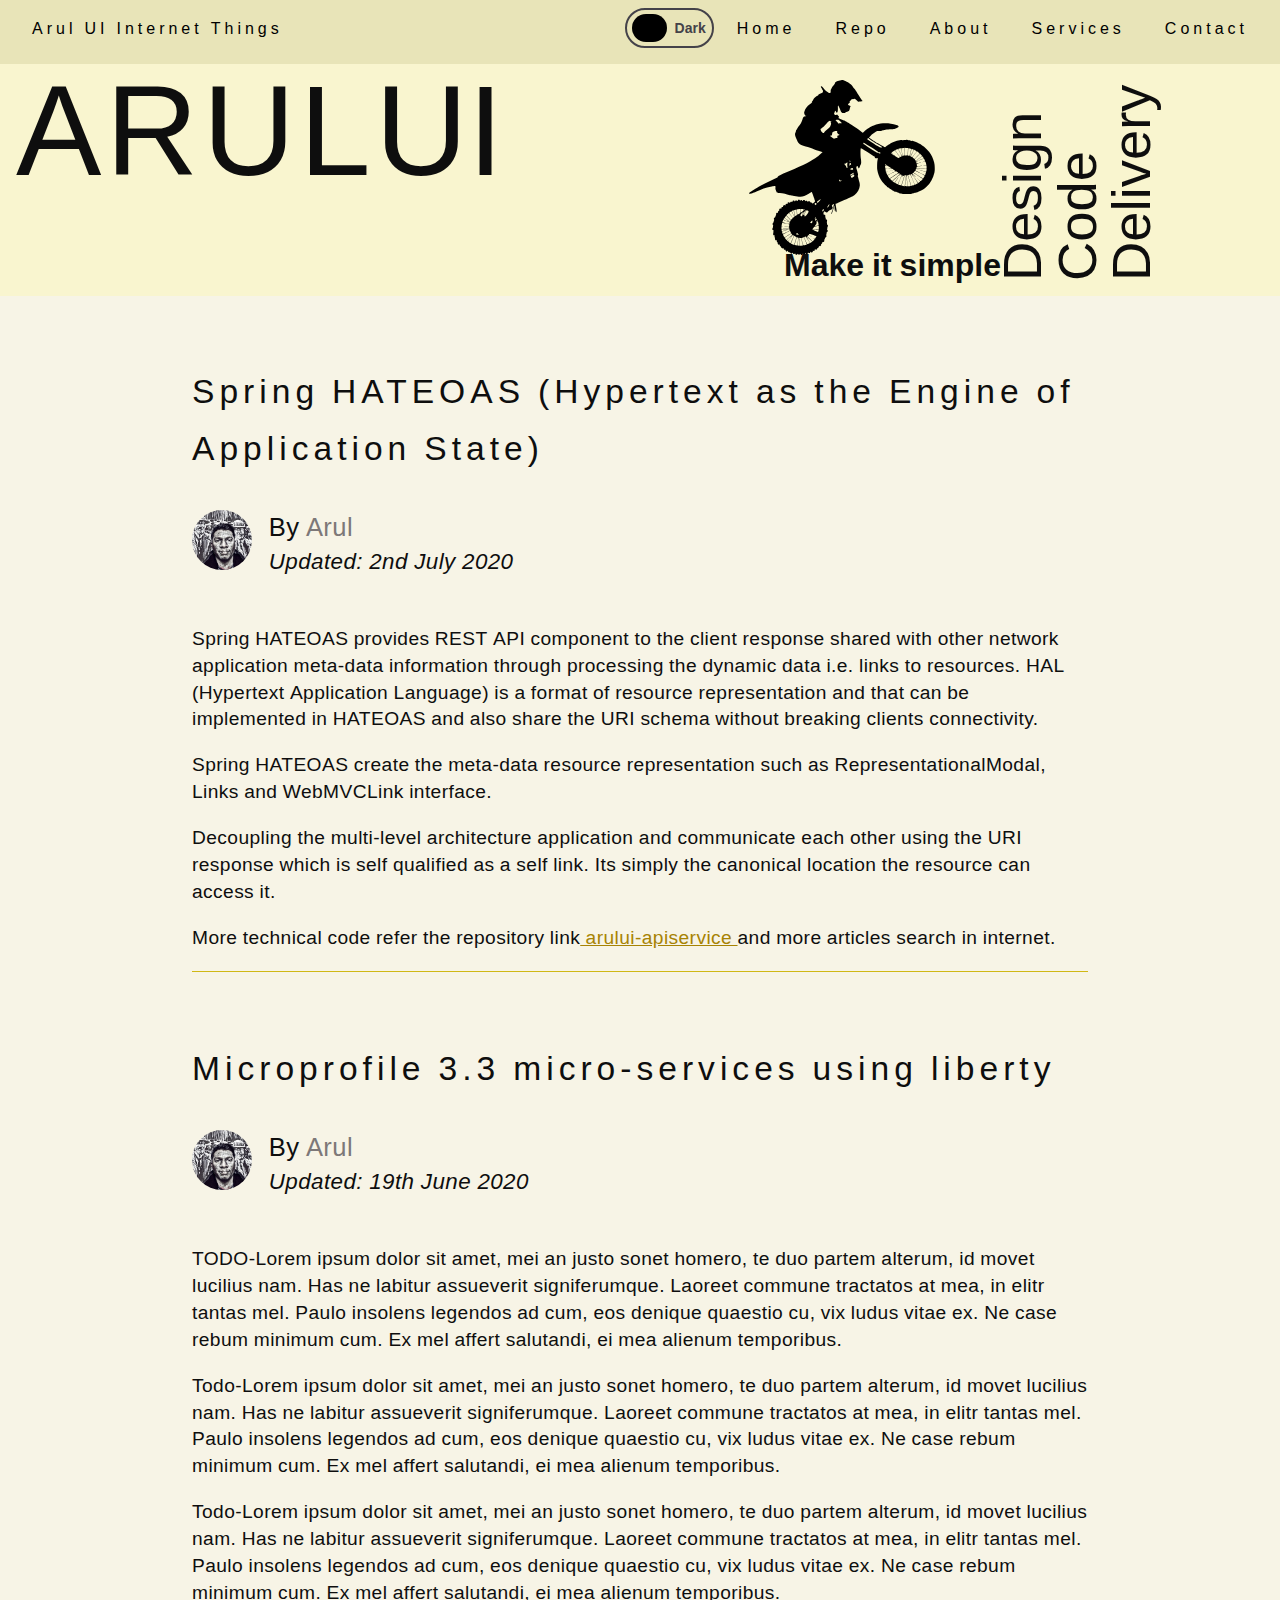
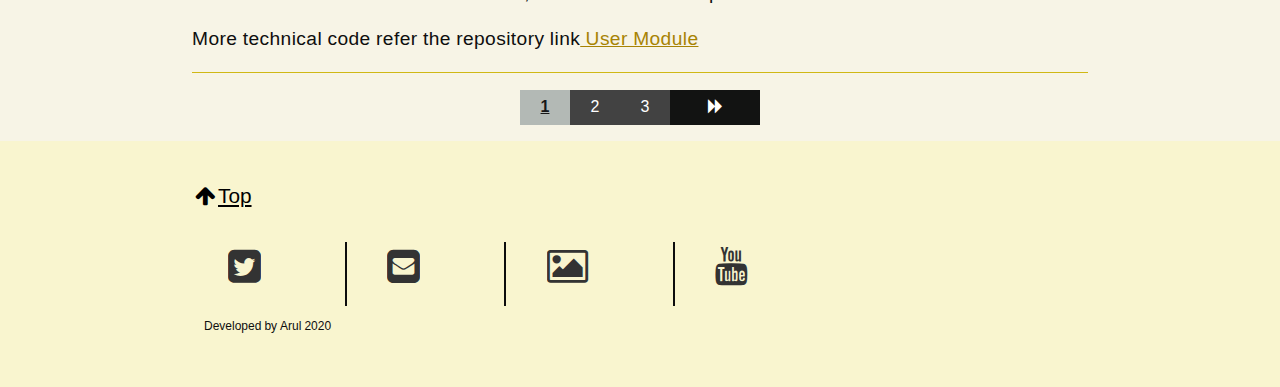
<file: index.html>
<!doctype html>
                <html class="no-js" lang="en">
                <head>
                    <meta charset="utf-8">
                    <title>Arul UI blogs - web development technical skills</title>
                    <meta name="description"
                          content="Arul UI blogs - web development technical skills i.e. react angular, jquery, vue, javascript library and frameworks">
                    <meta name="viewport" content="width=device-width, initial-scale=1">
                    <meta name="theme-color" content="#317EFB"/>
                    <link rel="manifest" href="site.webmanifest">
                    <link type="text/plain" rel="author" href="humans.txt">
                    <link rel="apple-touch-icon" href="icon.png">
                    <link rel="shortcut icon" href="favicon.ico">
                    <link href="https://maxcdn.bootstrapcdn.com/font-awesome/4.1.0/css/font-awesome.min.css" rel="stylesheet">
                    <link rel="stylesheet" href="css/normalize.css">
                    <link rel="stylesheet" href="css/main.css">
                        <link rel="stylesheet" href="css/extended-styles.css">
                
                    <meta name="theme-color" content="#fafafa">
                </head>
                
                <body id="body-content" class="body-class">
                <!--[if IE]>
                <p class="browserupgrade">You are using an <strong>outdated</strong> browser. Please <a href="https://browsehappy.com/">upgrade
                    your browser</a> to improve your experience and security.</p>
                <![endif]-->
                <div class="grid-container">
                    <header role="banner">
                        <div class="header">
                        <div class="erich-top">
                  <div class="erich-bar erich-white erich-padding erich-card" style="letter-spacing:4px;">
                    <a href="#home" class="erich-bar-head-text erich-bar-item erich-button">Arul UI Internet Things</a>
                    <!-- Right-sided navbar links. Hide them on small screens -->
                    <div class="erich-right erich-hide-small">
                                            <div aria-label="Select page theme" class='toggle' id='switch'>
                                        <div aria-label="dark mode" class='toggle-text-off'>Dark</div>
                                        <div class='glow-comp'></div>
                                        <div class='toggle-button'></div>
                                        <div aria-label="plain white mode" class='toggle-text-on'>Light</div>
                                    </div>
                                    <div class="tabbed-menu">
                      <a class="regular-link erich-bar-item erich-button" aria-label="Home page" href="/">Home</a>
                      <a class="regular-link erich-bar-item erich-button" aria-label="Github Repository page" rel="noopener noreferrer" target="_blank"
                                                   href="https://github.com/arulkumar-lab">Repo</a>
                      <a class="regular-link erich-bar-item erich-button" aria-label="About you page" href="/about.html">About</a>
                      <a class="regular-link erich-bar-item erich-button" aria-label="Services page" href="/services.html">Services</a>
                      <a class="regular-link erich-bar-item erich-button" aria-label="Contact page" href="/contact.html">Contact</a>
                      </div>
                       <div class="menu-sec">
                             <div class="erich-opacity">
                                <span class="erich-button erich-xxlarge erich-white erich-right" onClick="erich_open()"><i class="fa fa-bars"></i></span>
                            </div>
                            </div>
                    </div>
                  </div>
                </div>
                <nav class="erich-sidebar erich-black erich-animate-top erich-xxlarge" style="display:none;padding-top:150px" id="mySidebar">
                  <a href="javascript:void(0)" onClick="erich_close()" class="erich-button erich-black erich-xxlarge erich-padding erich-display-topright" style="padding:6px 24px">
                    <i class="fa fa-remove"></i>
                  </a>
                  <div class="erich-bar-block erich-center">
                    <a class="erich-bar-item erich-button erich-text-grey erich-hover-black" aria-label="Home page" href="/">Home</a></li>
                    <a class="erich-bar-item erich-button erich-text-grey erich-hover-black" aria-label="Github Repository page" rel="noopener noreferrer" target="_blank"
                                                   href="https://github.com/arulkumar-lab">Repo</a>
                    <a class="erich-bar-item erich-button erich-text-grey erich-hover-black" aria-label="About you page" href="/about.html">About</a>
                    <a class="erich-bar-item erich-button erich-text-grey erich-hover-black" aria-label="Services page" href="/services.html">Services</a>
                    <a class="erich-bar-item erich-button erich-text-grey erich-hover-black" aria-label="Contact page" href="/contact.html">Contact</a>                                
                  </div>
                </nav>
                            <div class="logo-banner" itemprop="name" itemscope itemtype="http://schema.org/Person">
                                <div class="grid-3 left">
                                    <div class="word">
                                        <span>A</span>
                                        <span>R</span>
                                        <span>U</span>
                                        <span>L</span>
                                        <span>UI</span>
                                    </div>
                                </div>
                                <div class="grid-1 right">
                                   <div class="heading-right-panel">
                                	<div class="addon-heading-side-text"><p>Design</p><p>Code</p><p>Delivery</p></div>
                                  	 <div class="addon-heading-icon">
                                   		<img class="addon-heading-img addon-img-darktheme" src="images/svg/bike-regular.svg" />
										<img class="addon-heading-img addon-img-regular" src="images/svg/bike-black.svg" />
										<h1 class="addon-heading-text">Make it simple</h1>
                                   	</div>
                                   </div>
                                </div>
                            </div>
                        </div>
                        <h1 class="invisible">Arul UI page</h1>
                    </header>
                    <main role="main">
                        <div class="main-content margin-side">
                          <div class="line-content" style="">
                                <h2 class="title">Spring HATEOAS (Hypertext as the Engine of Application State)</h2>
                                <div class="client-app-container">
                                            <div class="profile-width padding-all-0">
                                            <img src="images/profile.JPG" class="user">                        </div>
                              <div class="gen-col-9 padding-all-0">
                                        <h3 class="title" itemprop="name" itemscope="" itemtype="http://schema.org/Person">By&nbsp;<span>Arul</span></h3>
                                        <h3 class="publish">Updated: 2nd July 2020</h3>
                                    </div>
                                </div>
                                <p>Spring HATEOAS provides REST API component to the client response shared with other network application meta-data information through processing the dynamic data i.e. links to resources. HAL (Hypertext Application Language) is a format of resource representation and that can be implemented in HATEOAS and also share the URI schema without breaking clients connectivity.</p>
                                <p>Spring HATEOAS create the meta-data resource representation such as RepresentationalModal, Links and WebMVCLink interface.</p>
                                <p>Decoupling the multi-level architecture application and communicate each other using the URI response which is self qualified as a self link. Its simply the canonical location the resource can access it.</p>
                                <p>More technical code refer the repository link<a target="_blank" href="https://github.com/arulkumar-lab/arului-apiservice"> arului-apiservice </a>and more articles search in internet.</p>
								<hr class="margin-topbottom-clear">
                            </div>
				<div class="line-content" style="">
                                <h2 class="title">Microprofile 3.3 micro-services using liberty</h2>
                                <div class="client-app-container">
                                            <div class="profile-width padding-all-0">
                                            <img src="images/profile.JPG" class="user">                        </div>
                              <div class="gen-col-9 padding-all-0">
                                        <h3 class="title" itemprop="name" itemscope="" itemtype="http://schema.org/Person">By&nbsp;<span>Arul</span></h3>
                                        <h3 class="publish">Updated: 19th June 2020</h3>
                                    </div>
                                </div>
                                <p>TODO-Lorem ipsum dolor sit amet, mei an justo sonet homero, te duo partem alterum, id movet lucilius nam. Has ne labitur assueverit signiferumque. Laoreet commune tractatos at mea, in elitr tantas mel. Paulo insolens legendos ad cum, eos denique quaestio cu, vix ludus vitae ex. Ne case rebum minimum cum. Ex mel affert salutandi, ei mea alienum temporibus.</p>
                                <p>Todo-Lorem ipsum dolor sit amet, mei an justo sonet homero, te duo partem alterum, id movet lucilius nam. Has ne labitur assueverit signiferumque. Laoreet commune tractatos at mea, in elitr tantas mel. Paulo insolens legendos ad cum, eos denique quaestio cu, vix ludus vitae ex. Ne case rebum minimum cum. Ex mel affert salutandi, ei mea alienum temporibus.</p>
                                <p>Todo-Lorem ipsum dolor sit amet, mei an justo sonet homero, te duo partem alterum, id movet lucilius nam. Has ne labitur assueverit signiferumque. Laoreet commune tractatos at mea, in elitr tantas mel. Paulo insolens legendos ad cum, eos denique quaestio cu, vix ludus vitae ex. Ne case rebum minimum cum. Ex mel affert salutandi, ei mea alienum temporibus.</p>
                                <p>More technical code refer the repository link<a target="_blank" href="https://github.com/arulkumar-lab/UserModule"> User Module </a></p>
								<hr class="margin-topbottom-clear">
                            </div>
							<div class="line-content" style="">
                                <h2 class="title">Quarkus using kubernetes, H2 database and rest service</h2>
                                <div class="client-app-container">
                                            <div class="profile-width padding-all-0">
                                            <img src="images/profile.JPG" class="user">                        </div>
                              <div class="gen-col-9 padding-all-0">
                                        <h3 class="title" itemprop="name" itemscope="" itemtype="http://schema.org/Person">By&nbsp;<span>Arul</span></h3>
                                        <h3 class="publish">Updated: 25th June 2020</h3>
                                    </div>
                                </div>
                                <p>TODO-Lorem ipsum dolor sit amet, mei an justo sonet homero, te duo partem alterum, id movet lucilius nam. Has ne labitur assueverit signiferumque. Laoreet commune tractatos at mea, in elitr tantas mel. Paulo insolens legendos ad cum, eos denique quaestio cu, vix ludus vitae ex. Ne case rebum minimum cum. Ex mel affert salutandi, ei mea alienum temporibus.</p>
                                <p>Todo-Lorem ipsum dolor sit amet, mei an justo sonet homero, te duo partem alterum, id movet lucilius nam. Has ne labitur assueverit signiferumque. Laoreet commune tractatos at mea, in elitr tantas mel. Paulo insolens legendos ad cum, eos denique quaestio cu, vix ludus vitae ex. Ne case rebum minimum cum. Ex mel affert salutandi, ei mea alienum temporibus.</p>
                                <p>Todo-Lorem ipsum dolor sit amet, mei an justo sonet homero, te duo partem alterum, id movet lucilius nam. Has ne labitur assueverit signiferumque. Laoreet commune tractatos at mea, in elitr tantas mel. Paulo insolens legendos ad cum, eos denique quaestio cu, vix ludus vitae ex. Ne case rebum minimum cum. Ex mel affert salutandi, ei mea alienum temporibus.</p>
                                <p>More technical code refer the repository link<a target="_blank" href="https://github.com/arulkumar-lab/employee-service"> Employee Service </a></p>
								<hr class="margin-topbottom-clear">
                            </div>
				<div class="line-content" style="">
            <h2 class="title">GoLang web signup example application</h2>
            <div class="client-app-container">
                        <div class="profile-width padding-all-0">
                        <img src="images/profile.JPG" class="user">                        </div>
          <div class="gen-col-9 padding-all-0">
                    <h3 class="title" itemprop="name" itemscope="" itemtype="http://schema.org/Person">By&nbsp;<span>Arul</span></h3>
                    <h3 class="publish">Updated: 21st May 2020</h3>
                </div>
            </div>
            <p>GoLang - robust system-level language and new language alternative for C++ and Java application. Highly supports for scalable networks and large distributed applications. GoLang bundle with major inbuilt libraries and minimized the semantics comparatively Java. </p>
            <p>Golang have many features on thread and concurrency modules. Golang worth to learning new technologies with add-ons technical skills. Current situation very hard to find the scope on distributed applications from clients. If anyone deep-dive new skills GoLang is an good option to explore back-end and not worth for web application compare to latest web frameworks in markets.</p>
            <p>Really easy to do quick development and everything in one place for example creating the web server and generate the html tags dynamically and perform the action. The same way in Java it takes longer steps with custom JSP tags to generate the html input components and web container configuration. Lots of inbuilt libraries and easy way to implement the code refer more articles on internet.</p>
            <p>Prerequisite to install Go set-up the environment and make sure GOPATH configured. Dynamic generated Html web components sample refer from my repository <a target="_blank" href="https://github.com/arulkumar-lab/golang-signup-form">GoLang signup form</a></p>
			<hr class="margin-topbottom-clear">
</div>
                          
                          <div class="line-content" style="">
                                <h2 class="title">Apache CouchDB Express Pug Module</h2>
                                <div class="client-app-container">
                                            <div class="profile-width padding-all-0">
                                            <img src="images/profile.JPG" class="user">                        </div>
                              <div class="gen-col-9 padding-all-0">
                                        <h3 class="title" itemprop="name" itemscope=""
                                itemtype="http://schema.org/Person">By&nbsp;<span>Arul</span></h3>
                                        <h3 class="publish">Updated: 21th Feb 2020</h3>
                                    </div>
                                </div>
                                <p>Apache CouchDB store your data on JSON natively with document store. CouchDB API access method
                                    supports RESTful HTTP/JSON service to access the application.</p>
                                <p>Fauxton is the browser UI application to access the couchDB database, replication, cluster,
                                    replication and results. CouchDB uses MapReduce methods for API service and also access rights for
                                    users can be defined per database.</p>
                                <p>Queries can use the built-in _all_docs index or custom indexes, specified using the _index
                                    endpoint.</p>
                                <p>CouchDB application example repo:<a target="_blank"
                                                               href="https://github.com/arulkumar-lab/couchdb-express-pug">CouchDB
                                    Express Pug Application</a></p>
                            <hr class="margin-topbottom-clear"/>
                            </div>                            
                            <div class="line-content" style="">
                                <h2 class="title">PouchDB react CRUD userlist</h2>
                                <div class="client-app-container">
                                            <div class="profile-width padding-all-0">
                                            <img src="images/profile.JPG" class="user">                        </div>
                              <div class="gen-col-9 padding-all-0">
                                        <h3 class="title" itemprop="name" itemscope=""
                                itemtype="http://schema.org/Person">By&nbsp;<span>Arul</span></h3>
                                        <h3 class="publish">Updated: 13th Feb 2020</h3>
                                    </div>
                                </div>                        
                                <p>PouchDB stores the data into IndexedDB in all modern browsers. Users store the data into browser and
                                    work with offline. IndexedDB data sync with HTTP service or API call to presist the information.
                                    Reduce the loading time and connectivity problems. It will work offline mode and once the server up
                                    and running IndexedDB sync with server.</p>
                                <p>PouchDB supports/integrate all front-end library and web framework. PouchDB requires modern ES5
                                    environment. Using pouchDB database perform the CRUD operation and query the records.</p>
                                <p>PouchDB prefers IndexedDB operations and fallback hooks to WebSQL, HTTP or LevelDB adaptors.It's sync
                                    with couchDB and persist the customer data. It's support many ways to implement for example, node
                                    npm or browser only or CDN package.</p>
                                <p>key points:</p>
                                <p>PouchDB stores the data in-memory or local storage as well.</p>
                                <ul>
                                    <li>1. Packages bundle available in presets, plugins and utilities</li>
                                    <li>2. Pouchdb replication API exposed through replicate() and sync() method</li>
                                </ul>
                
                                <p>Sample application repo:<a target="_blank" href="https://github.com/arulkumar-lab/pouchdb-crud-app">PouchDB
                                    React Application</a></p>
                                <hr class="margin-topbottom-clear"/>
                            </div>
                            <div class="line-content" style="">
                                <h2 class="title">Svelte component framework</h2>
                                <div class="client-app-container">
                                            <div class="profile-width padding-all-0">
                                            <img src="images/profile.JPG" class="user">                        </div>
                              <div class="gen-col-9 padding-all-0">
                                        <h3 class="title" itemprop="name" itemscope=""
                                itemtype="http://schema.org/Person">By&nbsp;<span>Arul</span></h3>
                                        <h3 class="publish">Updated: 03rd Feb 2020</h3>
                                    </div>
                                </div>                        
                                <p>Svelte is a component framework similar like react/vue framework. React is state driven code and
                                    virtual DOM it's very tough to understand and complexity while development for regular techies.
                                    Svelte converts the JavaScript at compile time and there is no dependencies on run-time. This means
                                    no virtual DOM, no frameworks on top of frameworks, and no framework to load at runtime.</p>
                                <p>so no Angular $scope, no React this.state, and no Vue data. Instead, use lets everywhere to get
                                    assignable state values and update the values.</p>
                                <p>key points:</p>
                                <ul>
                                    <li>1. Components based framework and maintain the value scope based on lets variable</li>
                                    <li>2. Complete bundle code will be ready on compile time no dependencies on run-time</li>
                                    <li>3. Components in-line styles to be clear and easy to development</li>
                                    <li>4. Svelte publish as a local development and web based module</li>
                                </ul>
                
                                <p>Sample application repo:<a target="_blank" href="https://github.com/arulkumar-lab/svelte-app.git">Svelte
                                    Application</a></p>
                                <hr class="margin-topbottom-clear"/>
                            </div>
                            <div class="line-content">
                                <h2 class="title">Basic knowledge of SEO(Search Engine Optimization)</h2>
                                <div class="client-app-container">
                                            <div class="profile-width padding-all-0">
                                            <img src="images/profile.JPG" class="user">                        </div>
                              <div class="gen-col-9 padding-all-0">
                                        <h3 class="title" itemprop="name" itemscope=""
                                itemtype="http://schema.org/Person">By&nbsp;<span>Arul</span></h3>
                                        <h3 class="publish">Updated: 03rd Dec 2019</h3>
                                    </div>
                                </div>
                                <p>Front-end web developer technically heard the internet trendy word SEO(Search Engine Optimization).
                                    It's allowing visibility of a website in modern search engines. Internet users always using search
                                    keywords and crawling the pages. SEO plays major role in web development in consumer point of view
                                    to improve global/local business and solutions.</p>
                                <p>
                                    Developer things to remember basic Key points:
                                <ul>
                                    <li>1. Use proper keywords in meta tags, title and tags for all the pages</li>
                                    <li>2. Sitemap on your website keep xml copy</li>
                                    <li>3. robots file to define the paths for allowing/disallowing path</li>
                                    <li>4. URL path and make sure structured and meaningful</li>
                                    <li>5. External site links use the rel="nofollow" tags if not required to collect meta data</li>
                                    <li>6. 404 error page to handle content broken or links</li>
                                </ul>
                                </p>
                                <hr class="margin-topbottom-clear"/>
                            </div>
                            <div class="line-content">
                                <h2 class="title">How important to validate JSON schema</h2>
                                                        <div class="client-app-container">
                                            <div class="profile-width padding-all-0">
                                            <img src="images/profile.JPG" class="user">                        </div>
                              <div class="gen-col-9 padding-all-0">
                                        <h3 class="title" itemprop="name" itemscope=""
                                itemtype="http://schema.org/Person">By&nbsp;<span>Arul</span></h3>
                                        <h3 class="publish">Dated: 20th Nov 2020</h3>
                                    </div>
                                </div>
                                <p>JSON schema is very simple and organize the model object. Developing applications are loosely coupled
                                    to maintain very easily. JSON object transferring in-between front-end and micro-services
                                    application layer. JSON schema validation to maintain the clear, human-readable, and
                                    machine-readable documentation. Because data objects performing the validation and we known the
                                    object types for doing business method operations. Once the model has been solidified, enforce some
                                    standards and take advantage of both flexibility of the document model along with data
                                    validation.</p>
                                <blockquote>
                    <pre>
                    <code>
                    {
                    "$schema": "http://json-schema.org/draft-07/schema#",
                    "$id": "http://example.com/product.schema.json",
                    "title": "Product",
                    "description": "A product from Acme's catalog",
                    "type": "object",
                    "properties": {
                        "productId": {
                        "description": "The unique identifier for a product",
                        "type": "integer"
                        }
                    },
                    "required": [ "productId" ]
                    }
                
                    <strong>input:</strong>
                    {
                        "productId":123
                    }
                    </code>
                    </pre>
                                </blockquote>
                                <p>Ref: <a target="_blank" href="https://www.jsonschemavalidator.net/">JSON Schema validator</a></p>
                                <hr class="margin-topbottom-clear"/>
                            </div>
                
                            <div class="line-content">
                                <h2 class="title">Avoid the trash and re-build the old laptop</h2>
                                <div class="client-app-container">
                                            <div class="profile-width padding-all-0">
                                            <img src="images/profile.JPG" class="user">                        </div>
                              <div class="gen-col-9 padding-all-0">
                                        <h3 class="title" itemprop="name" itemscope=""
                                itemtype="http://schema.org/Person">By&nbsp;<span>Arul</span></h3>
                                        <h3 class="publish">Dated: 13th Nov 2019</h3>
                                    </div>
                                </div>
                                <p>Every year holiday season, customers tempted to buy new laptop with higher technologies. Think about
                                    few hours or days how to re-use the broken/old laptop. Find out the online videos and articles you
                                    will get more valuable tips.</p>
                                <p>
                                    Things to do before trash
                                </p>
                                <ul>
                                    <li>1. Give to someone or relatives if they are ready to repair or re-use if they like.</li>
                                    <li>2. Spend sometime to identify the problem (i.e. screen broken, motherboard failure, hard disk
                                        problem, power card/pin problem)
                                    </li>
                                    <li>3. Make a NAS Home server online you will get detailed videos and steps</li>
                                    <li>4. Low configured pc/laptop using create own security camera in your home.</li>
                                    <li>5. Setup like picture frame</li>
                                </ul>
                
                                <p>Decorate home using repaired pc/laptop</p>
                                <ul>
                                    <li>1. If you have old PC cabinet don't throw and re-use the decorated shelves in your garage/book
                                        shelves/DVD shelves
                                    </li>
                                    <li>2. Unused/repaired motherboards make it coffee-table decoration (glass covered decorated ideas
                                        will be good to avoid dust and sharp edges will not hit)
                                    </li>
                                </ul>
                            </div>
                            <ul id="pagin">
                            </ul>
                        </div>
                    </main>
                    <footer role="contentinfo">
                        <div id="lab_social_icon_footer" class="footer">
                            <div class="container">
                                <div class="margin-side">
                                    <a href="#body-content" class="fa-small"><i id="scroll-top"
                                                                                class="fa fa-arrow-up fa-lg social"></i>Top</a>
                                </div>
                                <div class="margin-side social-icons">
                                    <a aria-label="Twitter" rel="noopener noreferrer" target="_blank"
                                       href="https://twitter.com/@imarulkumar1"><i id="social-tw"
                                                                                   class="fa fa-twitter-square fa-3x social"></i></a>
                                    <a aria-label="Email" rel="noopener noreferrer" target="_blank" href="mailto:arul.ui.dev@gmail.com"><i
                                            id="social-em" class="fa fa-envelope-square fa-3x social"></i></a>
                                            <a aria-label="Pexels Photography" rel="noopener noreferrer" target="_blank" href="https://www.pexels.com/@arul-ui-2759067"><i id="social-fb"
                                                                                                    class="fa fa-picture-o fa-3x social"></i></a>                    
                                    <a aria-label="You Tube channel" rel="noopener noreferrer" target="_blank" href="https://www.youtube.com/user/imarulkumar"><i id="social-gp"
                                                                                                         class="fa fa-youtube fa-3x social"></i></a>
                                    <p>&#169;Developed by Arul 2020</p>
                                </div>
                            </div>
                
                        </div>
                    </footer>
                </div>
                <script src="js/vendor/modernizr-3.7.1.min.js"></script>
                <script src="https://code.jquery.com/jquery-3.4.1.min.js"
                        integrity="sha256-CSXorXvZcTkaix6Yvo6HppcZGetbYMGWSFlBw8HfCJo=" crossorigin="anonymous"></script>
                <script>window.jQuery || document.write('<script src="js/vendor/jquery-3.4.1.min.js"><\/script>')</script>
                <script src="js/plugins.js"></script>
                <script src="js/main.js"></script>
                <script src="./workbox-sw.js"></script>
                <script async src="https://www.googletagmanager.com/gtag/js?id=UA-155763128-1"></script>
                </body>
                </html>
</file>
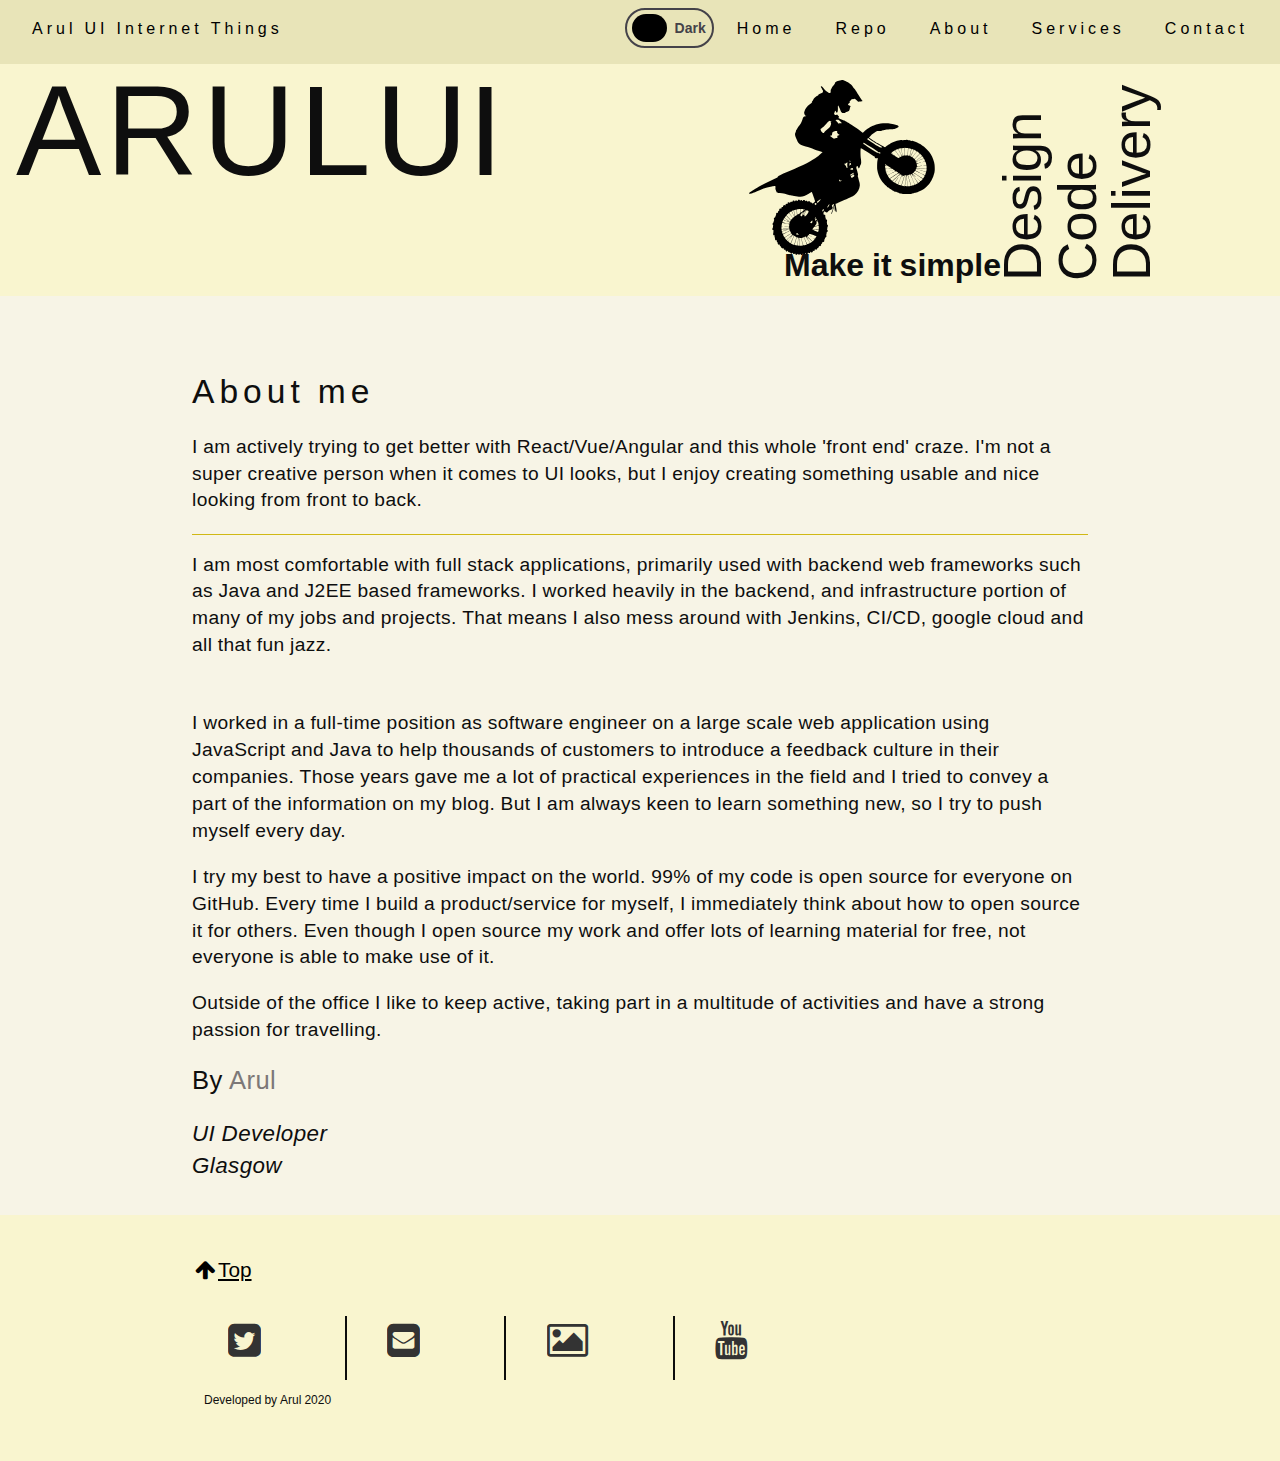
<file: about.html>
<!doctype html>
    <html class="no-js" lang="en">
    <head>
        <meta charset="utf-8">
        <title>Arul UI - About me sharing information</title>
        <meta name="description" content="Arul UI sharing personal details about me page">
        <meta name="viewport" content="width=device-width, initial-scale=1">
        <meta name="theme-color" content="#317EFB"/>
        <link rel="manifest" href="site.webmanifest">
        <link type="text/plain" rel="author" href="humans.txt">
        <link rel="apple-touch-icon" href="icon.png">
        <link rel="shortcut icon" href="favicon.ico">
        <link href="https://maxcdn.bootstrapcdn.com/font-awesome/4.1.0/css/font-awesome.min.css" rel="stylesheet"/>
        <link rel="stylesheet" href="css/normalize.css">
        <link rel="stylesheet" href="css/main.css">
         <link rel="stylesheet" href="css/extended-styles.css">
    
        <meta name="theme-color" content="#fafafa">
    </head>
    
    <body id="body-content" class="body-class">
    <!--[if IE]>
    <p class="browserupgrade">You are using an <strong>outdated</strong> browser. Please <a href="https://browsehappy.com/">upgrade
        your browser</a> to improve your experience and security.</p>
    <![endif]-->
    <div class="grid-container">
        <header role="banner">
                                <div class="header">
                                <div class="erich-top">
                          <div class="erich-bar erich-white erich-padding erich-card" style="letter-spacing:4px;">
                            <a href="#home" class="erich-bar-head-text erich-bar-item erich-button">Arul UI Internet Things</a>
                            <!-- Right-sided navbar links. Hide them on small screens -->
                            <div class="erich-right erich-hide-small">
                                                    <div aria-label="Select page theme" class='toggle' id='switch'>
                                                <div aria-label="dark mode" class='toggle-text-off'>Dark</div>
                                                <div class='glow-comp'></div>
                                                <div class='toggle-button'></div>
                                                <div aria-label="plain white mode" class='toggle-text-on'>Light</div>
                                            </div>
                                            <div class="tabbed-menu">
                              <a class="regular-link erich-bar-item erich-button" aria-label="Home page" href="/">Home</a>
                              <a class="regular-link erich-bar-item erich-button" aria-label="Github Repository page" rel="noopener noreferrer" target="_blank"
                                                           href="https://github.com/arulkumar-lab">Repo</a>
                              <a class="regular-link erich-bar-item erich-button" aria-label="About you page" href="/about.html">About</a>
                              <a class="regular-link erich-bar-item erich-button" aria-label="Services page" href="/services.html">Services</a>
                              <a class="regular-link erich-bar-item erich-button" aria-label="Contact page" href="/contact.html">Contact</a>
                              </div>
                               <div class="menu-sec">
                                     <div class="erich-opacity">
                                        <span class="erich-button erich-xxlarge erich-white erich-right" onClick="erich_open()"><i class="fa fa-bars"></i></span>
                                    </div>
                                    </div>
                            </div>
                          </div>
                        </div>
                        <nav class="erich-sidebar erich-black erich-animate-top erich-xxlarge" style="display:none;padding-top:150px" id="mySidebar">
                          <a href="javascript:void(0)" onClick="erich_close()" class="erich-button erich-black erich-xxlarge erich-padding erich-display-topright" style="padding:6px 24px">
                            <i class="fa fa-remove"></i>
                          </a>
                          <div class="erich-bar-block erich-center">
                            <a class="erich-bar-item erich-button erich-text-grey erich-hover-black" aria-label="Home page" href="/">Home</a></li>
                            <a class="erich-bar-item erich-button erich-text-grey erich-hover-black" aria-label="Github Repository page" rel="noopener noreferrer" target="_blank"
                                                           href="https://github.com/arulkumar-lab">Repo</a>
                            <a class="erich-bar-item erich-button erich-text-grey erich-hover-black" aria-label="About you page" href="/about.html">About</a>
                            <a class="erich-bar-item erich-button erich-text-grey erich-hover-black" aria-label="Services page" href="/services.html">Services</a>
                            <a class="erich-bar-item erich-button erich-text-grey erich-hover-black" aria-label="Contact page" href="/contact.html">Contact</a>                                
                          </div>
                        </nav>
                                    <div class="logo-banner" itemprop="name" itemscope itemtype="http://schema.org/Person">
                                        <div class="grid-3 left">
                                            <div class="word">
                                                <span>A</span>
                                                <span>R</span>
                                                <span>U</span>
                                                <span>L</span>
                                                <span>UI</span>
                                            </div>
                                        </div>
                                        <div class="grid-1 right">
                                           <div class="heading-right-panel">
                                	<div class="addon-heading-side-text"><p>Design</p><p>Code</p><p>Delivery</p></div>
                                  	 <div class="addon-heading-icon">
                                   		<img class="addon-heading-img addon-img-darktheme" src="images/svg/bike-regular.svg" />
										<img class="addon-heading-img addon-img-regular" src="images/svg/bike-black.svg" />
										<h1 class="addon-heading-text">Make it simple</h1>
                                   	</div>
                                   </div>
                                        </div>
                                    </div>
                                </div>
                                <h1 class="invisible">Arul UI page</h1>
                            </header>
        <main role="main">
            <div class="main-content margin-side" itemprop="name" itemscope itemtype="http://schema.org/Person">
          <div class="line-content">
                <h2 class="title">About me</h2>
                <p itemprop="description">I am actively trying to get better with React/Vue/Angular and this whole 'front end' craze. I'm not a super creative person when it comes to UI looks, but I enjoy creating something usable and nice looking from front to back.</p>
                <hr/>           
                <p itemprop="description">I am most comfortable with full stack applications, primarily used with backend web frameworks such as Java and J2EE based frameworks. I worked heavily in the backend, and infrastructure portion of many of my jobs and projects. That means I also mess around with Jenkins, CI/CD, google cloud and all that fun jazz.</p>
                <br/>
                <p>I worked in a full-time position as software engineer on a large scale web application using JavaScript and Java to help thousands of customers to introduce a feedback culture in their companies. Those years gave me a lot of practical experiences in the field and I tried to convey a part of the information on my blog. But I am always keen to learn something new, so I try to push myself every day.</p>
                <p>I try my best to have a positive impact on the world. 99% of my code is open source for everyone on GitHub. Every time I build a product/service for myself, I immediately think about how to open source it for others. Even though I open source my work and offer lots of learning material for free, not everyone is able to make use of it.</p>
                <p itemprop="description">Outside of the office I like to keep active, taking part in a multitude of activities and have a strong passion for travelling.</p>
                <div>
                <h3 class="title">By&nbsp;<span>Arul</span></p>            
                <h3 class="publish">UI Developer<br/>Glasgow</p>            
                </div>
          </div>
            </div>
            
        </main>
        <footer role="contentinfo">
            <div id="lab_social_icon_footer" class="footer">            
                <div class="container">
                    <div class="margin-side">
                        <a href="#body-content" class="fa-small"><i id="scroll-top"
                                                                    class="fa fa-arrow-up fa-lg social"></i>Top</a>
                        <!--<h2>Footer display</h2>-->
                    </div>
                    <div class="margin-side social-icons">                    
                        <a aria-label="Twitter" rel="noopener noreferrer" target="_blank"
                                               href="https://twitter.com/@imarulkumar1"><i id="social-tw"
                                                                                           class="fa fa-twitter-square fa-3x social"></i></a>
                                            <a aria-label="Email" rel="noopener noreferrer" target="_blank" href="mailto:arul.ui.dev@gmail.com"><i
                                                    id="social-em" class="fa fa-envelope-square fa-3x social"></i></a>
                                                    <a aria-label="Pexels Photography" rel="noopener noreferrer" target="_blank" href="https://www.pexels.com/@arul-ui-2759067"><i id="social-fb"
                                                                                                            class="fa fa-picture-o fa-3x social"></i></a>                    
                                            <a aria-label="You Tube channel" rel="noopener noreferrer" target="_blank" href="https://www.youtube.com/user/imarulkumar"><i id="social-gp"
                                                                                                                 class="fa fa-youtube fa-3x social"></i></a>
                        <p>&#169;Developed by Arul 2020</p>
                    </div>
                </div>
    
            </div>
        </footer>
    </div>
    <script src="js/vendor/modernizr-3.7.1.min.js"></script>   
    <script src="https://code.jquery.com/jquery-3.4.1.min.js"
            integrity="sha256-CSXorXvZcTkaix6Yvo6HppcZGetbYMGWSFlBw8HfCJo=" crossorigin="anonymous"></script>
    <script>window.jQuery || document.write('<script src="js/vendor/jquery-3.4.1.min.js"><\/script>')</script>
    <script src="js/plugins.js"></script>
    <script src="js/main.js"></script>
    <script src="./workbox-sw.js"></script>
    <script async src="https://www.googletagmanager.com/gtag/js?id=UA-155763128-1"></script>
    </body>
    </html>
</file>
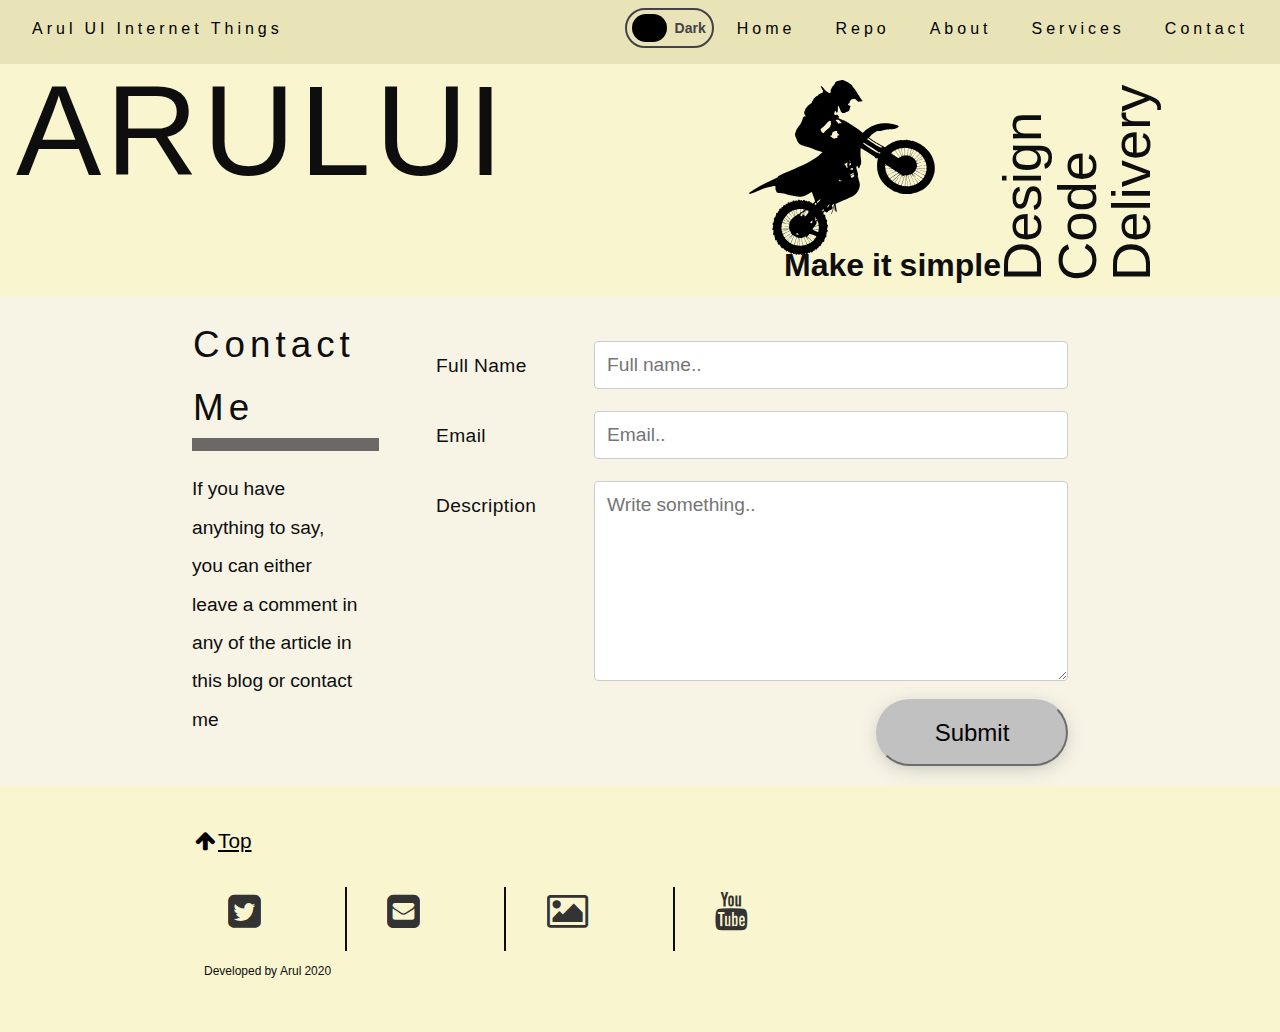
<file: contact.html>
<!doctype html>
    <html class="no-js" lang="en">
    <head>
        <meta charset="utf-8">
        <title>Arul UI - contact details</title>
        <meta name="description" content="Arul UI contact details to submit your feedback">
        <meta name="viewport" content="width=device-width, initial-scale=1">
        <meta name="theme-color" content="#317EFB"/>
        <link rel="manifest" href="site.webmanifest">
        <link type="text/plain" rel="author" href="humans.txt">
        <link rel="apple-touch-icon" href="icon.png">
        <link rel="shortcut icon" href="favicon.ico">
        <link href="https://maxcdn.bootstrapcdn.com/font-awesome/4.1.0/css/font-awesome.min.css" rel="stylesheet"/>
        <link rel="stylesheet" href="css/normalize.css">
        <link rel="stylesheet" href="css/main.css">
                                <link rel="stylesheet" href="css/extended-styles.css">
    
        <meta name="theme-color" content="#fafafa">
    </head>
    
    <body id="body-content" class="body-class">
    <!--[if IE]>
    <p class="browserupgrade">You are using an <strong>outdated</strong> browser. Please <a href="https://browsehappy.com/">upgrade
        your browser</a> to improve your experience and security.</p>
    <![endif]-->
    <div class="grid-container">
                            <header role="banner">
                            <div class="header">
                            <div class="erich-top">
                      <div class="erich-bar erich-white erich-padding erich-card" style="letter-spacing:4px;">
                        <a href="#home" class="erich-bar-head-text erich-bar-item erich-button">Arul UI Internet Things</a>
                        <!-- Right-sided navbar links. Hide them on small screens -->
                        <div class="erich-right erich-hide-small">
                                                <div aria-label="Select page theme" class='toggle' id='switch'>
                                            <div aria-label="dark mode" class='toggle-text-off'>Dark</div>
                                            <div class='glow-comp'></div>
                                            <div class='toggle-button'></div>
                                            <div aria-label="plain white mode" class='toggle-text-on'>Light</div>
                                        </div>
                                        <div class="tabbed-menu">
                          <a class="regular-link erich-bar-item erich-button" aria-label="Home page" href="/">Home</a>
                          <a class="regular-link erich-bar-item erich-button" aria-label="Github Repository page" rel="noopener noreferrer" target="_blank"
                                                       href="https://github.com/arulkumar-lab">Repo</a>
                          <a class="regular-link erich-bar-item erich-button" aria-label="About you page" href="/about.html">About</a>
                          <a class="regular-link erich-bar-item erich-button" aria-label="Services page" href="/services.html">Services</a>
                          <a class="regular-link erich-bar-item erich-button" aria-label="Contact page" href="/contact.html">Contact</a>
                          </div>
                           <div class="menu-sec">
                                 <div class="erich-opacity">
                                    <span class="erich-button erich-xxlarge erich-white erich-right" onClick="erich_open()"><i class="fa fa-bars"></i></span>
                                </div>
                                </div>
                        </div>
                      </div>
                    </div>
                    <nav class="erich-sidebar erich-black erich-animate-top erich-xxlarge" style="display:none;padding-top:150px" id="mySidebar">
                      <a href="javascript:void(0)" onClick="erich_close()" class="erich-button erich-black erich-xxlarge erich-padding erich-display-topright" style="padding:6px 24px">
                        <i class="fa fa-remove"></i>
                      </a>
                      <div class="erich-bar-block erich-center">
                        <a class="erich-bar-item erich-button erich-text-grey erich-hover-black" aria-label="Home page" href="/">Home</a></li>
                        <a class="erich-bar-item erich-button erich-text-grey erich-hover-black" aria-label="Github Repository page" rel="noopener noreferrer" target="_blank"
                                                       href="https://github.com/arulkumar-lab">Repo</a>
                        <a class="erich-bar-item erich-button erich-text-grey erich-hover-black" aria-label="About you page" href="/about.html">About</a>
                        <a class="erich-bar-item erich-button erich-text-grey erich-hover-black" aria-label="Services page" href="/services.html">Services</a>
                        <a class="erich-bar-item erich-button erich-text-grey erich-hover-black" aria-label="Contact page" href="/contact.html">Contact</a>                                
                      </div>
                    </nav>
                                <div class="logo-banner" itemprop="name" itemscope itemtype="http://schema.org/Person">
                                    <div class="grid-3 left">
                                        <div class="word">
                                            <span>A</span>
                                            <span>R</span>
                                            <span>U</span>
                                            <span>L</span>
                                            <span>UI</span>
                                        </div>
                                    </div>
                                    <div class="grid-1 right">
                                       <div class="heading-right-panel">
                                	<div class="addon-heading-side-text"><p>Design</p><p>Code</p><p>Delivery</p></div>
                                  	 <div class="addon-heading-icon">
                                   		<img class="addon-heading-img addon-img-darktheme" src="images/svg/bike-regular.svg" />
										<img class="addon-heading-img addon-img-regular" src="images/svg/bike-black.svg" />
										<h1 class="addon-heading-text">Make it simple</h1>
                                   	</div>
                                   </div>
                                    </div>
                                </div>
                            </div>
                            <h1 class="invisible">Arul UI page</h1>
                        </header>
        <main role="main">
            <div class="main-content margin-side">
             <div class="row">
          <div class="col-25 contact-left">
               <h2 class="title">Contact Me</h2>
                <p>If you have anything to say, you can either leave a comment in any of the article in this blog or contact me</p>
                 </div>
                 <div class="col-75">
                      <div class="form-container">
            <div class="line-content">
               
               <form action="mailto:arul.ui.dev@gmail.com" method="post" enctype="text/plain">
                    <div class="row">
          <div class="col-25">
            <label  aria-labelledby="fullname" for="fullname">Full Name</label>
          </div>
          <div class="col-75">
            <input type="text" id="fullname" name="fullname" placeholder="Full name.." maxlength="50">
          </div>
        </div>
               <div class="row">
          <div class="col-25">
            <label  aria-labelledby="email" for="email">Email</label>
          </div>
          <div class="col-75">
            <input type="text" id="email" name="email" placeholder="Email.." maxlength="50">
          </div>
        </div>
               
                <div class="row">
          <div class="col-25">
            <label for="Description">Description</label>
          </div>
          <div class="col-75">
            <textarea id="Description" name="desc" placeholder="Write something.." style="height:200px"></textarea>
          </div>
        </div>
        <div class="row">
          <input name="submit" id="submit"  class="btn btn-primary" type="submit" value="Submit" />
        </div>    
            </form>
          </div>
            </div>
                 </div>
                 
         
            </div>
        </main>
        <footer role="contentinfo">
            <div id="lab_social_icon_footer" class="footer">            
                <div class="container">
                    <div class="margin-side">
                        <a href="#body-content" class="fa-small"><i id="scroll-top"
                                                                    class="fa fa-arrow-up fa-lg social"></i>Top</a>
                        <!--<h2>Footer display</h2>-->
                    </div>
                    <div class="margin-side social-icons">   
                       <a aria-label="Twitter" rel="noopener noreferrer" target="_blank"
                                           href="https://twitter.com/@imarulkumar1"><i id="social-tw"
                                                                                       class="fa fa-twitter-square fa-3x social"></i></a>
                                        <a aria-label="Email" rel="noopener noreferrer" target="_blank" href="mailto:arul.ui.dev@gmail.com"><i
                                                id="social-em" class="fa fa-envelope-square fa-3x social"></i></a>
                                                <a aria-label="Pexels Photography" rel="noopener noreferrer" target="_blank" href="https://www.pexels.com/@arul-ui-2759067"><i id="social-fb"
                                                                                                        class="fa fa-picture-o fa-3x social"></i></a>                    
                                        <a aria-label="You Tube channel" rel="noopener noreferrer" target="_blank" href="https://www.youtube.com/user/imarulkumar"><i id="social-gp"
                                                                                                             class="fa fa-youtube fa-3x social"></i></a>
                     <p>&#169;Developed by Arul 2020</p>
                    </div>
                </div>
    
            </div>
        </footer>
    </div>
    <script src="js/vendor/modernizr-3.7.1.min.js"></script>   
    <script src="https://code.jquery.com/jquery-3.4.1.min.js"
            integrity="sha256-CSXorXvZcTkaix6Yvo6HppcZGetbYMGWSFlBw8HfCJo=" crossorigin="anonymous"></script>
    <script>window.jQuery || document.write('<script src="js/vendor/jquery-3.4.1.min.js"><\/script>')</script>
    <script src="js/plugins.js"></script>
    <script src="js/main.js"></script>
    <script src="./workbox-sw.js"></script>
    <script async src="https://www.googletagmanager.com/gtag/js?id=UA-155763128-1"></script>
    </body>
    </html>
</file>
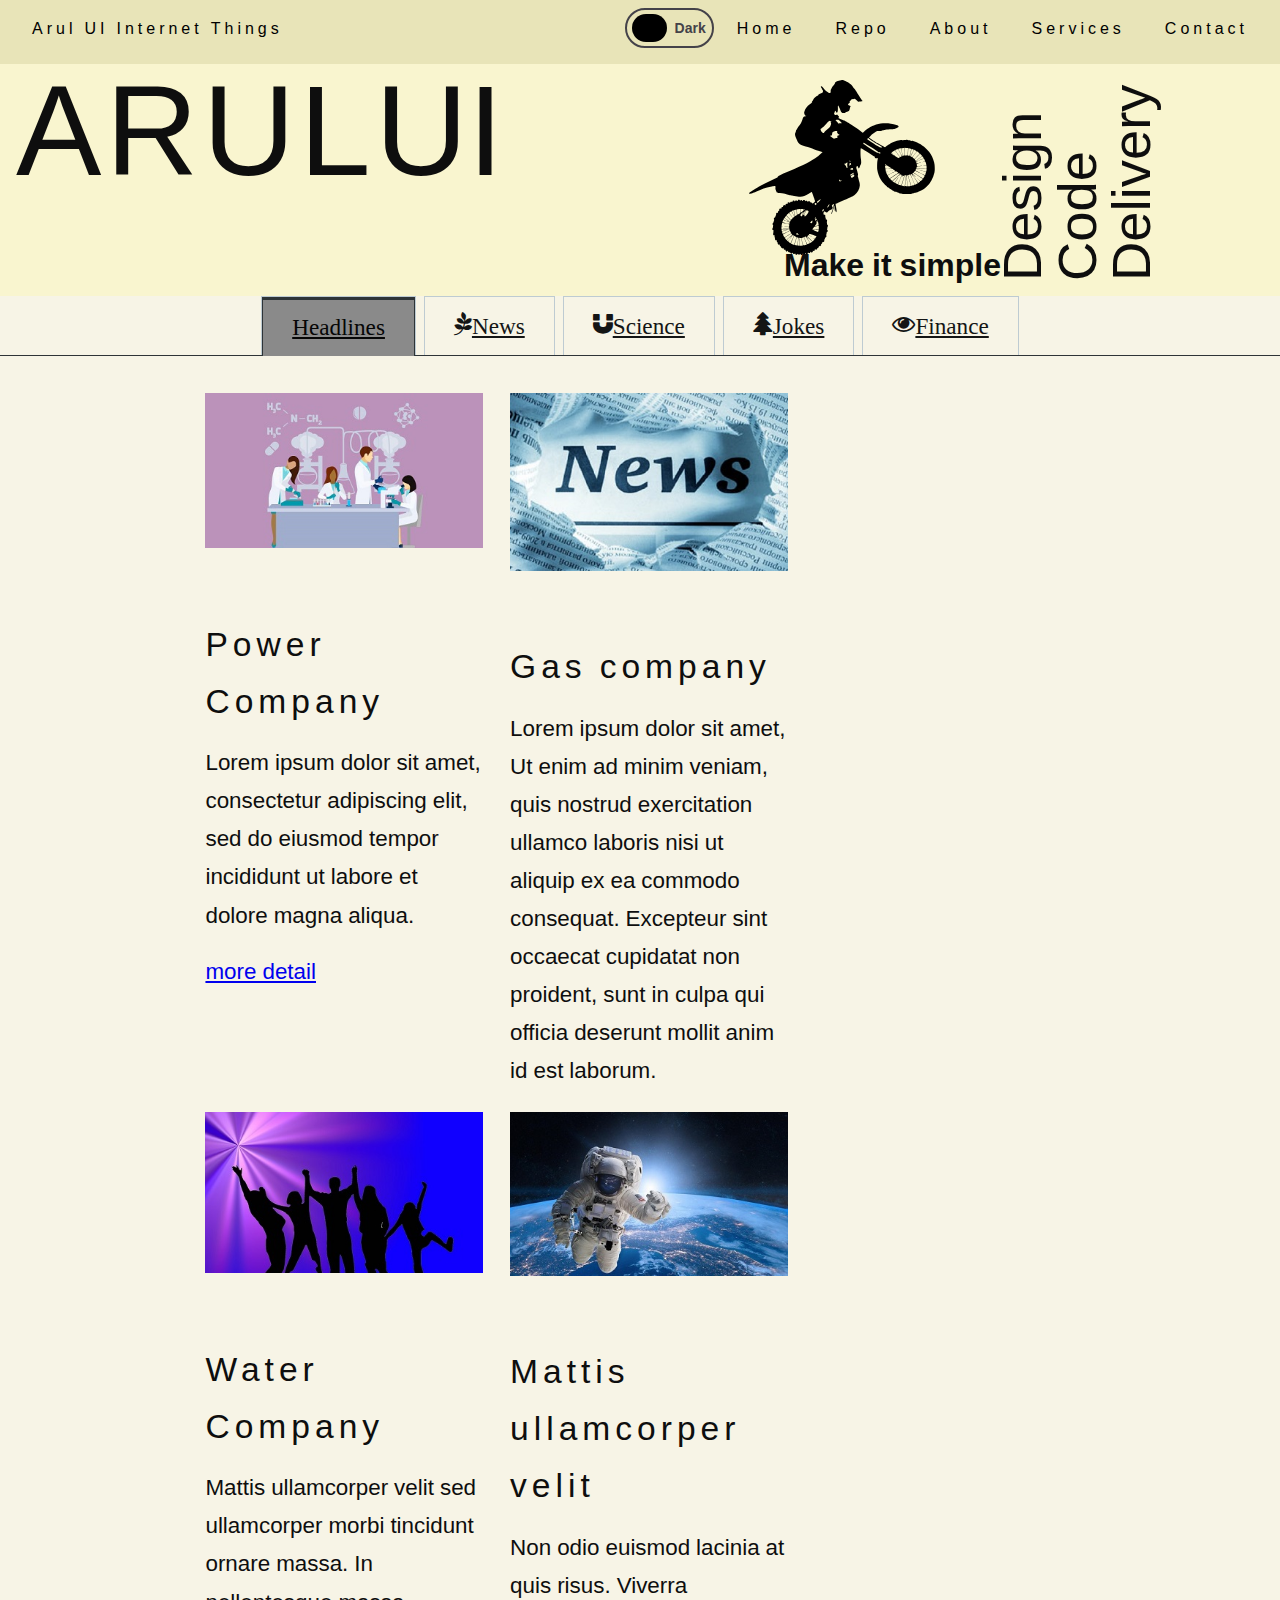
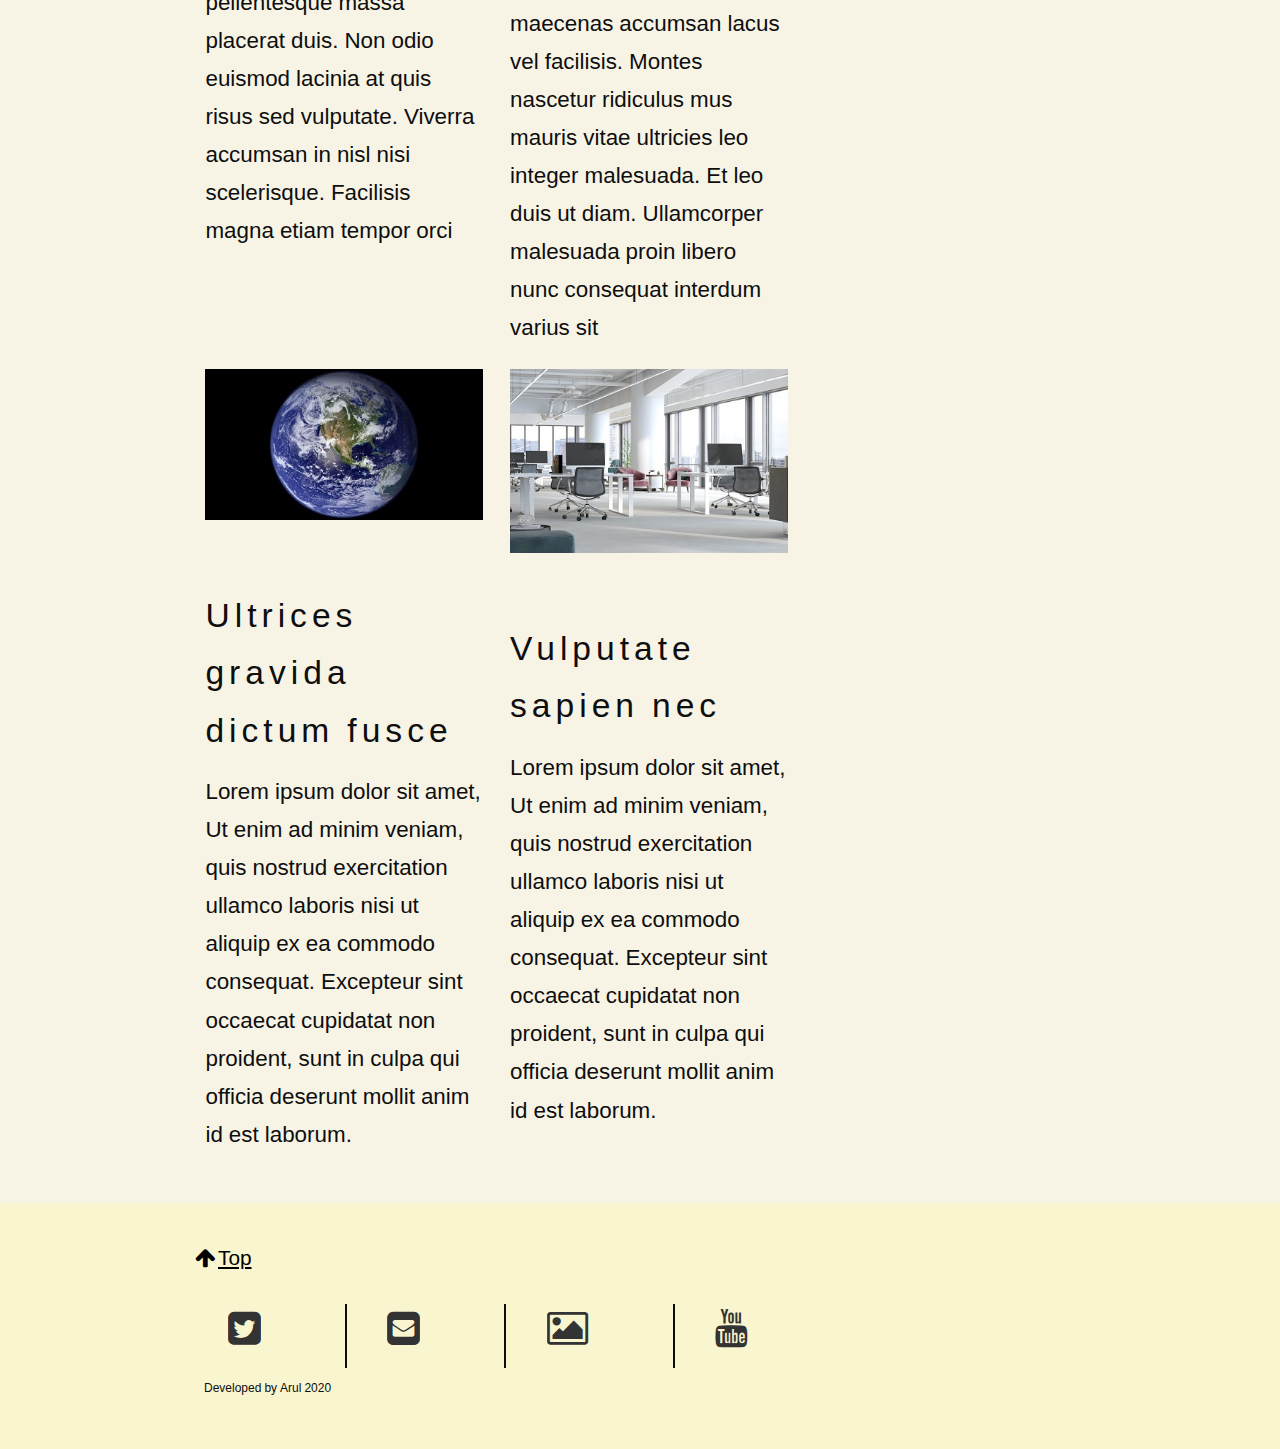
<file: services.html>
<!doctype html>
    <html class="no-js" lang="en">
    <head>
        <meta charset="utf-8">
        <title>Arul UI - Services</title>
        <meta name="description"
              content="Arul UI blogs - Services page web development technical skills i.e. react angular, jquery, vue, javascript library and frameworks">
        <meta name="viewport" content="width=device-width, initial-scale=1">
        <meta name="theme-color" content="#317EFB"/>
        <link rel="manifest" href="site.webmanifest">
        <link type="text/plain" rel="author" href="humans.txt">
        <link rel="apple-touch-icon" href="icon.png">
        <link rel="shortcut icon" href="favicon.ico">
        <link href="https://maxcdn.bootstrapcdn.com/font-awesome/4.1.0/css/font-awesome.min.css" rel="stylesheet">
        <link rel="stylesheet" href="css/normalize.css">
        <link rel="stylesheet" href="css/main.css">
                 <link rel="stylesheet" href="css/extended-styles.css">
    
        <meta name="theme-color" content="#fafafa">
    </head>
    
    <body id="body-content" class="body-class">
    <!--[if IE]>
    <p class="browserupgrade">You are using an <strong>outdated</strong> browser. Please <a href="https://browsehappy.com/">upgrade
        your browser</a> to improve your experience and security.</p>
    <![endif]-->
    <div class="grid-container">
        <header role="banner">
                                    <div class="header">
                                    <div class="erich-top">
                              <div class="erich-bar erich-white erich-padding erich-card" style="letter-spacing:4px;">
                                <a href="#home" class="erich-bar-head-text erich-bar-item erich-button">Arul UI Internet Things</a>
                                <!-- Right-sided navbar links. Hide them on small screens -->
                                <div class="erich-right erich-hide-small">
                                                        <div aria-label="Select page theme" class='toggle' id='switch'>
                                                    <div aria-label="dark mode" class='toggle-text-off'>Dark</div>
                                                    <div class='glow-comp'></div>
                                                    <div class='toggle-button'></div>
                                                    <div aria-label="plain white mode" class='toggle-text-on'>Light</div>
                                                </div>
                                                <div class="tabbed-menu">
                                  <a class="regular-link erich-bar-item erich-button" aria-label="Home page" href="/">Home</a>
                                  <a class="regular-link erich-bar-item erich-button" aria-label="Github Repository page" rel="noopener noreferrer" target="_blank"
                                                               href="https://github.com/arulkumar-lab">Repo</a>
                                  <a class="regular-link erich-bar-item erich-button" aria-label="About you page" href="/about.html">About</a>
                                  <a class="regular-link erich-bar-item erich-button" aria-label="Services page" href="/services.html">Services</a>
                                  <a class="regular-link erich-bar-item erich-button" aria-label="Contact page" href="/contact.html">Contact</a>
                                  </div>
                                   <div class="menu-sec">
                                         <div class="erich-opacity">
                                            <span class="erich-button erich-xxlarge erich-white erich-right" onClick="erich_open()"><i class="fa fa-bars"></i></span>
                                        </div>
                                        </div>
                                </div>
                              </div>
                            </div>
                            <nav class="erich-sidebar erich-black erich-animate-top erich-xxlarge" style="display:none;padding-top:150px" id="mySidebar">
                              <a href="javascript:void(0)" onClick="erich_close()" class="erich-button erich-black erich-xxlarge erich-padding erich-display-topright" style="padding:6px 24px">
                                <i class="fa fa-remove"></i>
                              </a>
                              <div class="erich-bar-block erich-center">
                                <a class="erich-bar-item erich-button erich-text-grey erich-hover-black" aria-label="Home page" href="/">Home</a></li>
                                <a class="erich-bar-item erich-button erich-text-grey erich-hover-black" aria-label="Github Repository page" rel="noopener noreferrer" target="_blank"
                                                               href="https://github.com/arulkumar-lab">Repo</a>
                                <a class="erich-bar-item erich-button erich-text-grey erich-hover-black" aria-label="About you page" href="/about.html">About</a>
                                <a class="erich-bar-item erich-button erich-text-grey erich-hover-black" aria-label="Services page" href="/services.html">Services</a>
                                <a class="erich-bar-item erich-button erich-text-grey erich-hover-black" aria-label="Contact page" href="/contact.html">Contact</a>                                
                              </div>
                            </nav>
                                        <div class="logo-banner" itemprop="name" itemscope itemtype="http://schema.org/Person">
                                            <div class="grid-3 left">
                                                <div class="word">
                                                    <span>A</span>
                                                    <span>R</span>
                                                    <span>U</span>
                                                    <span>L</span>
                                                    <span>UI</span>
                                                </div>
                                            </div>
                                            <div class="grid-1 right">
                                               <div class="heading-right-panel">
                                	<div class="addon-heading-side-text"><p>Design</p><p>Code</p><p>Delivery</p></div>
                                  	 <div class="addon-heading-icon">
                                   		<img class="addon-heading-img addon-img-darktheme" src="images/svg/bike-regular.svg" />
										<img class="addon-heading-img addon-img-regular" src="images/svg/bike-black.svg" />
										<h1 class="addon-heading-text">Make it simple</h1>
                                   	</div>
                                </div>
                                            </div>
                                        </div>
                                    </div>
                                    <h1 class="invisible">Arul UI page</h1>
                                </header>
        <main role="main">
            <div class="main-content">
              <div id="root" data-ui-role="content">React module</div>
            </div>
        </main>
        <footer role="contentinfo">
            <div id="lab_social_icon_footer" class="footer">
                <div class="container">
                    <div class="margin-side">
                        <a href="#body-content" class="fa-small"><i id="scroll-top"
                                                                    class="fa fa-arrow-up fa-lg social"></i>Top</a>
            </div>
                    <div class="margin-side social-icons">
                        <a aria-label="Twitter" rel="noopener noreferrer" target="_blank"
                                                   href="https://twitter.com/@imarulkumar1"><i id="social-tw"
                                                                                               class="fa fa-twitter-square fa-3x social"></i></a>
                                                <a aria-label="Email" rel="noopener noreferrer" target="_blank" href="mailto:arul.ui.dev@gmail.com"><i
                                                        id="social-em" class="fa fa-envelope-square fa-3x social"></i></a>
                                                        <a aria-label="Pexels Photography" rel="noopener noreferrer" target="_blank" href="https://www.pexels.com/@arul-ui-2759067"><i id="social-fb"
                                                                                                                class="fa fa-picture-o fa-3x social"></i></a>                    
                                                <a aria-label="You Tube channel" rel="noopener noreferrer" target="_blank" href="https://www.youtube.com/user/imarulkumar"><i id="social-gp"
                                                                                                                     class="fa fa-youtube fa-3x social"></i></a>
                        <p>&#169;Developed by Arul 2020</p>
                    </div>
                </div>
    
            </div>
        </footer>
    </div>
    <script src="js/vendor/modernizr-3.7.1.min.js"></script>
    <script src="https://code.jquery.com/jquery-3.4.1.min.js"
            integrity="sha256-CSXorXvZcTkaix6Yvo6HppcZGetbYMGWSFlBw8HfCJo=" crossorigin="anonymous"></script>
    <script>window.jQuery || document.write('<script src="js/vendor/jquery-3.4.1.min.js"><\/script>')</script>
    <script src="js/plugins.js"></script>
    <script src="js/main.js"></script>
        <script src="js/mod-bundle.js"></script>
    <script src="./workbox-sw.js"></script>
    <script async src="https://www.googletagmanager.com/gtag/js?id=UA-155763128-1"></script>
    </body>
    </html>
</file>
<file: css/extended-styles.css>
.heading-right-panel{
		display: inline-block;
	}
	.addon-heading-side-text{
		position: absolute;
		margin-left: 4.35em;
		margin-top: 1.36em;
		font-size: 3.4em;
		line-height: 0em;
		transform: rotate(-90deg);
	}
	.addon-heading-img{
		width: 12.5em;
		height: 10.94em;
		position: absolute;
		top: 5em;
	}
	.addon-heading-text {
		margin: 0;
		margin-top: 7.6em;
		margin-left: 1.3em;
	}
	.addon-img-regular {
		display: block;
	}
	.addon-img-darktheme {
		display: none;
	}
	.dark .addon-img-darktheme {
		display: block;
	}
	.dark .addon-img-regular {
		display: none;
	}
	.erich-sidebar {
		height: 100%;
		width: 200px;
		background-color: #fff;
		position: fixed!important;
		z-index: 1;
		overflow: auto;
	}
	.erich-black, .erich-hover-black:hover {
		color: #fff!important;
		background-color: #000!important;
	}
	.erich-display-topright {
		 position: absolute;
		 right: 0; 
		 top: 0; 
	}
	.erich-padding {
		 padding: 8px 16px!important;
	}
	.fa-remove:before, .fa-close:before, .fa-times:before {
		content: "\f00d";
	}
	 .erich-button {
		border: none;
		display: inline-block;
		padding: 3px 16px;
		vertical-align: middle;
		overflow: hidden;
		text-decoration: none;
		color: inherit;
		background-color: inherit;
		text-align: center;
		cursor: pointer;
		white-space: nowrap;
		line-height: 2.2em;
	}
	.erich-xxlarge {
		font-size: 36px!important;
	}
	
	.erich-top,.erich-bottom {
		position: fixed;
		width: 100%;
		z-index: 1
	}
	.erich-button:hover {
		color: #000!important;
		background-color: #cac665!important;
	}
	
	.dark .erich-button:hover {
		color: #000!important;
		background-color: #d2dfe6!important;
	}
	
	.erich-top {
		top: 0
	}
	.erich-white, 
	.erich-hover-white:hover {
		color: #000!important;
		background-color: #e8e4b8!important;
	}
	
	.dark .erich-white, 
	.dark .erich-hover-white:hover {
		color: #fff!important;
		background-color: #197588!important;
	}
	
	.erich-right {
		float: right!important;
	}
	
	
	.erich-bar-block .erich-bar-item {
		width: 100%;
		display: block;
		padding: 8px 16px;
		text-align: left;
		border: none;
		white-space: normal;
		float: none;
		outline: 0;
	}
	.erich-bar-block.erich-center .erich-bar-item {
		text-align: center;
	}
	.erich-text-grey, 
	.erich-hover-text-grey:hover, 
	.erich-text-gray, 
	.erich-hover-text-gray:hover {
		color: #757575!important;
	}
	.erich-bar {
		min-height: 3em;
	}
	.menu-sec span.erich-button {
		line-height: normal
	}
	
	/* Extra small devices (phones, 600px and down) */
	@media only screen and (max-width: 600px) {
	.tabbed-menu, 
	  .regular-link {
		display: none;
	  }
	  .heading-right-panel {
			display: none;
		}
	  }
	
	/* Small devices (portrait tablets and large phones, 600px and up) */
	@media only screen and (min-width: 600px) {
	.tabbed-menu {
		display: none;
	  }
	  .heading-right-panel {
			display: none;
		}
	  }
	
	/* Medium devices (landscape tablets, 768px and up) */
	@media only screen and (min-width: 768px) {
		.menu-sec {
			display: none;
		}
		.tabbed-menu,
		.erich-bar-head-text  {
			display: inline-block;
					letter-spacing: normal;
		}
		.heading-right-panel {
			display: none;
		}	
	  }
	  
	  /* Large devices (laptops/desktops, 992px and up) */
	@media only screen and (min-width: 992px) {
	.menu-sec {
			display: none;
		}
		.tabbed-menu,
		.erich-bar-head-text  {
			display: inline-block;
					letter-spacing: 4px;
		}	
		.heading-right-panel {
			display: inline-block;
		}
	}
	
	/* Extra large devices (large laptops and desktops, 1200px and up) */
	@media only screen and (min-width: 1200px) {
		.menu-sec {
			display: none;
		}
		.tabbed-menu,
		.erich-bar-head-text  {
			display: inline-block;
			letter-spacing: 4px;
		}
		.heading-right-panel {
			display: inline-block;
		}		
	}
	
	.profile-width {
			width: 4em;
			float: left;
	}
</file>
<file: css/main.css>
@font-face {
  font-display: swap;
  src: local('FontAwesome'), url(https://maxcdn.bootstrapcdn.com/font-awesome/4.1.0/fonts/fontawesome-webfont.woff?v=4.1.0) format('woff');
}
@import url('https://fonts.googleapis.com/css?family=Anton|Roboto&font-display=swap');

html {
    color: #222;
    font-size: 100%;
    line-height: 1.4;
  font-family: 'Anton', 'FontAwesome', sans-serif;
}

/*
 * Remove text-shadow in selection highlight:
 * https://twitter.com/miketaylr/status/12228805301
 *
 * Vendor-prefixed and regular ::selection selectors cannot be combined:
 * https://stackoverflow.com/a/16982510/7133471
 *
 * Customize the background color to match your design.
 */

::-moz-selection {
    background: #b3d4fc;
    text-shadow: none;
}

::selection {
    background: #b3d4fc;
    text-shadow: none;
}

/*
 * A better looking default horizontal rule
 */

hr {
    display: block;
    height: 1px;
    border: 0;
    border-top: 1px solid #d0b815;
    margin: 1em 0;
    padding: 0;
}

/*
 * Remove the gap between audio, canvas, iframes,
 * images, videos and the bottom of their containers:
 * https://github.com/h5bp/html5-boilerplate/issues/440
 */

audio,
canvas,
iframe,
img,
svg,
video {
    vertical-align: middle;
}

/*
 * Remove default fieldset styles.
 */

fieldset {
    border: 0;
    margin: 0;
    padding: 0;
}

/*
 * Allow only vertical resizing of textareas.
 */

textarea {
    resize: vertical;
}

.browserupgrade {
    margin: 0.2em 0;
    background: #ccc;
    color: #000;
    padding: 0.2em 0;
}

/*
 * Hide visually and from screen readers
 */
.hidden {
    display: none !important;
}


/*
* Hide visually and from screen readers, but maintain layout
*/
.invisible {
    visibility: hidden;
    font-size: 0;
    margin: 0;
    padding: 0
}

/*
* Clearfix: contain floats
*
* For modern browsers
* 1. The space content is one way to avoid an Opera bug when the
*    `contenteditable` attribute is included anywhere else in the document.
*    Otherwise it causes space to appear at the top and bottom of elements
*    that receive the `clearfix` class.
* 2. The use of `table` rather than `block` is only necessary if using
*    `:before` to contain the top-margins of child elements.
*/

.clearfix:before,
.clearfix:after {
    content: " ";
    /* 1 */
    display: table;
    /* 2 */
}

.clearfix:after {
    clear: both;
}

@media only screen and (min-width: 35em) {
    /* Style adjustments for viewports that meet the condition */

}

@media print,
(-webkit-min-device-pixel-ratio: 1.25),
(min-resolution: 1.25dppx),
(min-resolution: 120dpi) {
    /* Style adjustments for high resolution devices */
}

@media print {
    *,
    *:before,
    *:after {
        background: transparent !important;
        color: #000 !important;
        /* Black prints faster */
        box-shadow: none !important;
        text-shadow: none !important;
    }

    a,
    a:visited {
        text-decoration: underline;
    }

    a[href]:after {
        content: " (" attr(href) ")";
    }

    abbr[title]:after {
        content: " (" attr(title) ")";
    }

    /*
       * Don't show links that are fragment identifiers,
       * or use the `javascript:` pseudo protocol
       */
    a[href^="#"]:after,
    a[href^="javascript:"]:after {
        content: "";
    }

    pre {
        white-space: pre-wrap !important;
    }

    pre,
    blockquote {
        border: 1px solid #999;
        page-break-inside: avoid;
    }

    thead {
        display: table-header-group;
    }

    tr,
    img {
        page-break-inside: avoid;
    }

    p,
    h2,
    h3 {
        orphans: 3;
        widows: 3;
    }

    h2,
    h3 {
        page-break-after: avoid;
    }
}

body {
  margin: 0;
  padding: 0;
}
main {
	background: #f7f4e6;
}
nav[class="select"] {
    width: 100%;
  color: #000;  
  /*position: relative;    
    top: 7.23em;*/
}

nav[class="select"] > select {
    display: none;
}

nav[class="select"] ul {
    width: 100%;
    list-style: none;
    margin: 0;
    padding: 0;
}

.dark nav[class="select"] ul > li {
    color: #fff;
  border-bottom: 8px solid #4ea4fd;
}

nav[class="select"] ul > li {
    float: left;
    padding: .55em .45em;
  margin-right: 0.38em;
    font-size: 1.4em;
    color: #000;
    text-align: center;
    transition-duration: .15s;
    transition-timing-function: ease-in-out;
    transition-property: box-shadow, background, color, text-align, padding;
    cursor: pointer;
  border-bottom: 10px solid #0b0b0b;
}

nav[class="select"] ul > li:hover {
    background-color: #757575;
    color: #fff;
}

.dark nav[class="select"] ul > li:hover {
    background-color: #bbd1e6;
    color: #0e0e0e;
}

nav[class="select"] ul > li > a {
    color: inherit;
    text-decoration: none;
    transition: inherit;
  margin: .6em;
}

.dark .header,
.dark .footer {
    background: #060603;
    color: #41e5ff;
}

.dark .grid-container, .dark .main-content, .dark .menu,
.dark .side-panel {
    background: #353223;
    color: #72e5fd;
}

.header,
.main-content,
.footer,
.menu,
.side-panel {
    background: #e6e6e6;
    color: #0e0e0e;
}

header {
    display: inline-block;
    width: 100%;
}
.menu-sec {
    float: left;
    width: 100%;
    display: inline;
}

#switch {
    width: 89px;
    height: 40px;
    /*margin-top: 5%;
    position: relative;*/
    margin-right: 0;
    float: right;
  display: block;
  margin-left: -6em;
  letter-spacing: normal;
}

.toggle {
    position: absolute;
    border: 2px solid #444249;
    border-radius: 20px;
    -webkit-transition: border-color .6s ease-out;
    transition: border-color .6s ease-out;
    box-sizing: border-box;
}

.toggle.toggle-on {
    border-color: rgba(137, 194, 217, .4);
    -webkit-transition: all .5s .15s ease-out;
    transition: all .5s .15s ease-out;
}

.toggle-button {
    position: absolute;
    top: 4px;
    width: 35px;
    bottom: 4px;
    right: 45px;
    background-color: #000;
    border-radius: 19px;
    cursor: pointer;
    -webkit-transition: all .3s .1s, width .1s, top .1s, bottom .1s;
    transition: all .3s .1s, width .1s, top .1s, bottom .1s;
}

.toggle-on .toggle-button {
    top: 3px;
    width: 80px;
    bottom: 3px;
    right: 3px;
    border-radius: 23px;
    background-color: #4ea4fd;
    box-shadow: 0 0 16px #dadcdc;
    -webkit-transition: all .2s .1s, right .1s;
    transition: all .2s .1s, right .1s;
}


.toggle-text-on {
    position: absolute;
    top: 0;
    bottom: 0;
    left: 0;
    right: 0;
    line-height: 36px;
    text-align: center;
    font-family: 'Quicksand', sans-serif;
    font-size: 18px;
    font-weight: normal;
    cursor: pointer;
    -webkit-user-select: none; /* Chrome/Safari */
    -moz-user-select: none; /* Firefox */
    -ms-user-select: none; /* IE10+ */


    color: rgba(0, 0, 0, 0);
}

.toggle-on .toggle-text-on {
    color: #000;
    -webkit-transition: color .3s .15s;
    transition: color .3s .15s;
}

.toggle-text-off {
    position: absolute;
    top: 0;
    bottom: 0;
    right: 6px;
    line-height: 36px;
    text-align: center;
    font-family: 'Quicksand', sans-serif;
    font-size: 14px;
    font-weight: bold;
    -webkit-user-select: none; /* Chrome/Safari */
    -moz-user-select: none; /* Firefox */
    -ms-user-select: none; /* IE10+ */

    cursor: pointer;

    color: #444249;
}

.toggle-on .toggle-text-off {
    color: rgba(0, 0, 0, 0);
}

/* used for streak effect */
.glow-comp {
    position: absolute;
    opacity: 0;
    top: 10px;
    bottom: 10px;
    left: 10px;
    right: 10px;
    border-radius: 6px;
    background-color: rgba(75, 122, 141, .1);
    box-shadow: 0 0 12px rgba(75, 122, 141, .2);
    -webkit-transition: opacity 4.5s 1s;
    transition: opacity 4.5s 1s;
}

.toggle-on .glow-comp {
    opacity: 1;
    -webkit-transition: opacity 1s;
    transition: opacity 1s;
}

.header {
    grid-area: header;
}

.menu {
    grid-area: menu;
}

.main-content {
    grid-area: main;
}

.side-panel {
    grid-area: right;
}

.footer {
    grid-area: footer;
}

.grid-container {
    display: grid;
    grid-template-areas: 'header header header header header header' 'main main main main main' 'footer footer footer footer footer footer';
    grid-gap: 0;
    padding: 0;
}

.grid-container header > div,
.grid-container main > div,
.grid-container footer > div {
    background-color: #f7f4e6;
    text-align: left;    
}
.grid-container .main-content .line-content div,
.grid-container .main-content .line-content p, .line-content ul li {
  font-size: 1.2rem;
    text-align: left;
    font-weight: 400;
    margin-top: .5em;
    letter-spacing: .4px;
}
.main-content .line-content ul li {
	list-style: none;
}
.dark .logo-banner {
    background: #31312f;
}

.dark main {
	background: #353223;
}

.logo-banner {
    min-height: 18.5em;
}

.logo-banner, div.footer {
    background: #f9f5cf;
}

.grid-3 {
    width: 58%;
}

.grid-1 {
    width: 42%;
}

.left {
    float: left;
}

.right {
    float: right;
}

.footer {
    min-height: 2em;
}

.menu, .main-content, side-panel {
    min-height: 19.2em;
}

.word {
    font-family: 'Anton', sans-serif;
    perspective: 1000px;
    perspective-origin: 200px 40px;
    margin-top: 5em;
  margin-left: 1em;
}

.margin-side-xl {
    margin: 0 11em;
}

.margin-side {
    margin: 0 12em;
}

.word span {
    cursor: pointer;
    display: inline-block;
    font-size: 8rem;
    font-weight: 400;
    user-select: none;
    line-height: .8;
}

.word span:nth-child(1).active {
    animation: balance 1.5s ease-out;
    transform-origin: 0% 100% 0px;
}

@keyframes balance {
    0%, 100% {
        transform: rotate(0deg);
    }

    30%, 60% {
        transform: rotate(-45deg);
    }
}

.word span:nth-child(2).active {
    animation: shrinkjump 1s ease-in-out;
    transform-origin: bottom center;
}

@keyframes shrinkjump {
    10%, 35% {
        transform: scale(2, .2) translate(0, 0);
    }

    45%, 50% {
        transform: scale(1) translate(0, -150px);
    }

    80% {
        transform: scale(1) translate(0, 0);
    }
}

.word span:nth-child(3).active {
    animation: falling 2s ease-out;
    transform-origin: bottom center;
}

@keyframes falling {
    12% {
        transform: rotateX(240deg);
    }

    24% {
        transform: rotateX(150deg);
    }

    36% {
        transform: rotateX(200deg);
    }

    48% {
        transform: rotateX(175deg);
    }

    60%, 85% {
        transform: rotateX(180deg);
    }

    100% {
        transform: rotateX(0deg);
    }
}

.word span:nth-child(4).active {
    animation: rotate 1s ease-out;
}

@keyframes rotate {
    20%, 80% {
        transform: rotateY(180deg);
    }

    100% {
        transform: rotateY(360deg);
    }
}

.word span:nth-child(5).active {
    animation: toplong 1.5s linear;
}

@keyframes toplong {
    10%, 40% {
        transform: translateY(-48vh) scaleY(1);
    }

    90% {
        transform: translateY(-48vh) scaleY(4);
    }
}

#lab_social_icon_footer {
    padding: 40px 0;
    background-color: #f9f5cf;
}

#lab_social_icon_footer .social-icons a {
    color: #333;
    padding: 0 5rem 1rem 2rem;
    display: inline-block;
}


@media screen and (min-width: 640px) {
    #lab_social_icon_footer .social-icons a:not(:last-of-type) {
        border-right: 2px solid #0d0d0d;
    }
}

#lab_social_icon_footer .social:hover {
    -webkit-transform: scale(1.1);
    -moz-transform: scale(1.1);
    -o-transform: scale(1.1);
}

#lab_social_icon_footer .social {
    -webkit-transform: scale(0.8);
    /* Browser Variations: */

    -moz-transform: scale(0.8);
    -o-transform: scale(0.8);
    -webkit-transition-duration: 0.5s;
    -moz-transition-duration: 0.5s;
    -o-transition-duration: 0.5s;
}

/*
    Multicoloured Hover Variations
*/

#lab_social_icon_footer #social-fb:hover {
    color: #3B5998;
}

#lab_social_icon_footer #social-tw:hover {
    color: #4099FF;
}

#lab_social_icon_footer #social-gp:hover {
    color: red;
}

#lab_social_icon_footer #social-em:hover {
    color: #f39c12;
}

.fa-small {
    font-size: 1.3rem;
    font-weight: 400;
    color: #000;
}

.dark .fa-small {
    color: #fff;
}

.dark #lab_social_icon_footer {
    background-color: #000;
    color: #fff;
}

.dark #lab_social_icon_footer {
    padding: 40px 0;
    background-color: #000;
}

.dark #lab_social_icon_footer .social-icons a {
    color: #72e5fd;
    padding: 0 5rem 1rem 2rem;
    display: inline-block;
}

@media screen and (min-width: 640px) {
    .dark #lab_social_icon_footer .social-icons a:not(:last-of-type) {
        border-right: 2px solid #fff;
    }
}

.dark #lab_social_icon_footer .social:hover {
    -webkit-transform: scale(1.1);
    -moz-transform: scale(1.1);
    -o-transform: scale(1.1);
}

.dark #lab_social_icon_footer .social {
    -webkit-transform: scale(0.8);
    /* Browser Variations: */

    -moz-transform: scale(0.8);
    -o-transform: scale(0.8);
    -webkit-transition-duration: 0.5s;
    -moz-transition-duration: 0.5s;
    -o-transition-duration: 0.5s;
}

/*
    Multicoloured Hover Variations
*/

.dark #lab_social_icon_footer #social-fb:hover {
    color: #a9a918;
}

.dark #lab_social_icon_footer #social-tw:hover {
    color: #abab0b;
}

.dark #lab_social_icon_footer #social-gp:hover {
    color: #d2d216;
}

.dark #lab_social_icon_footer #social-em:hover {
    color: #f39c12;
}

/* small screens */
/*@media screen and (max-width: 44em) {*/
@media screen and (max-width: 32em) {

    nav[class="select"] ul {
        display: none;
    }

    nav[class="select"] select {
        display: block;
        user-select: none;
        cursor: pointer;
        width: 100%;
        padding: .55em .45em;
        border: none;
        background-color: #6d6868;
        color: #fff;
        font: 1.2em 'Exo', sans-serif;
    }

    .dark nav[class="select"] select {
        background: #77bad4;
        color: #fff;
    }

    .word span {
        font-size: 3rem;
    }
  
    .form-group label, .form-group input, .form-group textarea {
        width: 100%;
    }
  .form-group input[type="submit"] {
        width: 100%;
        margin-left: 0;
    }
}


.margin-bottom-0 {
    margin-bottom: 0;
}
.margin-topbottom-clear{
    margin-top: 0;
    margin-bottom: 0;
}
#pagin li a.current {
    color: #171717 !important;
    font-weight: 700;
    text-decoration: underline;
    background: #b3b9b5;
}
.dark #pagin li a.current {
    color: #d4d32b !important;
    font-weight: 700;
    text-decoration: underline;
    background: #4c5850;
}

#pagin li {
    display: inline-block;
}
#pagin li a {
    display: inline-block;
    height: 25px;
    width: 40px;
    padding: 5px;
    text-align: center;
    text-decoration: none;
}
#pagin li a {
    color: #fff;
    background: #424242;
}
.dark #pagin li a {
    color: #fff;
    background: #000;
}

#pagin li a:hover,
#pagin li.next:hover,
#pagin li.prev:hover{
    background: #747775;
    color: #fff !important;
}
.dark #pagin li a:hover,
.dark #pagin li.next:hover,
.dark #pagin li.prev:hover{
    background: #eee !important;
    color: #000 !important;
}
#pagin li.prev {
    cursor: pointer;
    width: 80px !important;
    height: 25px;
    text-align: center;
    padding: 5px;
}

#pagin li.prev,
#pagin li.next{
    color: #fff;
    background: #121312;
}

.dark #pagin li.prev,
.dark #pagin li.next{
    color: #fff;
    background: #000;
}

#pagin li.next {
    cursor: pointer;
    width: 80px !important;
    height: 25px;
    text-align: center;
    padding: 5px;
}

.last{
    cursor:pointer;
    margin-left:5px;
}

.first{
    cursor:pointer;
    margin-right:5px;
}
#pagin {
    display: flex;
    justify-content: center;
    margin-left: 15%;
    margin-right: 15%;
    padding: 0;
}
blockquote {
      font-size: .5em;
    background: #eee;
    margin: 5px;
    color: #000;
    box-shadow: 1px 1px 8px 2px;
    width: 70%;
}
.social-icons p{
  font-size: 12px;
}
.grid-container .main-content .xsmall {
  font-size: .5em;
}
.line-content a {
    color: #a78304;
}
.line-content a:hover {
    color: #e4cd5a;
}
.dark .line-content a {
    color: yellow;
}

.client-app-main div,
.client-app-main p{
    font-size: 1.4rem;
}

.tabs {
  position: relative;
  width: 100%;
  overflow: hidden;
  margin: 0 0 2em;
  font-weight: 300;
}

/* Nav */
.tabs nav {
  text-align: center;
}

.tabs nav ul {
  padding: 0;
  margin: 0;
  list-style: none;
  display: inline-block;
}

.tabs nav ul li {
  border: 1px solid #becbd2;
  border-bottom: none;
  margin: 0 0.25em;
  display: block;
  float: left;
  position: relative;
}

.dark .tabs nav li a.tab-current {
  border-left: 1px solid #47a3da;
  border-right: 1px solid #47a3da;
  border-top: 1px solid #47a3da;
  box-shadow: inset 0 2px #47a3da;
}

.tabs nav li a.tab-current {
  border: 1px solid #2e3437;
  border-bottom: none;
  box-shadow: inset 0 2px #2e3437;
  z-index: 100;
}

.dark .tabs nav li a.tab-current:before,
.dark .tabs nav li a.tab-current:after {
  background: #47a3da;
}
.tabs nav li a.tab-current:before,
.tabs nav li a.tab-current:after {
  content: '';
  position: absolute;
  height: 1px;
  right: 100%;
  bottom: 0;
  width: 1000px;  
  background: #2e3437;
}

.tabs nav li a.tab-current:after {
  right: auto;
  left: 100%;
  width: 4000px;
}

.tabs nav a {
  color: #141515;
  display: block;
  font-size: 1.45rem;
  line-height: 2.5;
  padding: 0 1.25em;
  white-space: nowrap;
}
.dark .tabs nav a {
  color: #649edb;
}
.tabs nav a:hover {
  color: #299ed8;
}
.dark .tabs nav a:hover {
  color: #fff;
}

.dark .tabs nav li a.tab-current {
  color: #000;
  background:#d0dfe2;
}
.tabs nav li a.tab-current {
  color: #060606;
  background: #8a8a8a;
}

.tabs nav a:before {
  display: inline-block;
  vertical-align: middle;
  text-transform: none;
  font-weight: normal;
  font-variant: normal;
  font-family: 'FontAwesome';
  line-height: 1;
  speak: none;
  -webkit-font-smoothing: antialiased;
}

/* Content */
.content section {
  font-size: 1.25em;
  padding: 3em 1em;
  display: none;
  max-width: 1230px;
  margin: 0 auto;
}

.content section:before,
.content section:after {
  content: '';
  display: table;
}

.content section:after {
  clear: both;
}

/* Fallback example */
.no-js .content section {
  display: block;
  padding-bottom: 2em;
  border-bottom: 1px solid #47a3da;
}

.content section.content-current {
  display: block;
}

.mediabox {
  float: left;
  width: 100%;
  padding: 0;
}

.dash-mediabox {
  float: left;
  width: 31%;
  padding: 0 .6em;
}

.dash-mediabox img, .mediabox img {
  max-width: 100%;
  display: block;
  margin: 0 auto;  
}

.dash-mediabox h3, .mediabox h3 {
  margin: 0.75em 0 0.5em;
}

.dash-mediabox p, .mediabox p {
  padding: 0 0 1em 0;
  margin: 0;
  line-height: 1.7;
}

.check-sec {
    display: inline-block;
    width: 15%;
    float: left;
    margin: 0 .5em 0 0;
    font-size: 1.3rem !important;
}

@media screen and (max-width: 52.375em) {
  .word span {
    font-size: 3em;
  }
  nav[class="select"] ul > li {
    font-size: .67em;
  }
  .margin-side {
    margin: 0 1.3em;
  }
  .tabs nav a span {
    display: none;
  }

  .tabs nav a:before {
    margin-right: 0;
  }

  .dash-mediabox, .mediabox {
    float: none;
    width: auto;
    padding: 0 0 35px 0;
    font-size: 90%;
  }

  .dash-mediabox img, .mediabox img {
    float: left;
    margin: 0 25px 10px 0;
    max-width: 40%;
  }

  .dash-mediabox h3, .mediabox h3 {
    margin-top: 0;
  }

  .dash-mediabox p, .mediabox p {
    margin-left: 40%;
    margin-left: calc(40% + 25px);
  }

  .mediabox:before,
  .mediabox:after,
  .dash-mediabox:before,
  .dash-mediabox:after {
    content: '';
    display: table;
  }

  .mediabox:after,
  .dash-mediabox:after {
    clear: both;
  }
  .check-sec {
    width: 100%;
    text-align: left;
  }
}

@media screen and (max-width: 32em) {
  .margin-side {
    margin: 0 5px;
}
  .tabs nav ul,
  .tabs nav ul li a {
    width: 100%;
    padding: 0;
  }

  .tabs nav ul li {
    width: 19%;
    width: calc(19% + 1px);
    margin: 0 0 0 -1px;
  }

  .tabs nav ul li:last-child {
    border-right: none;
  }

  .dash-mediabox, 
  .mediabox, 
  .line-content p {
    text-align: center;
  }

  .dash-mediabox img, .mediabox img {
    float: none;
    margin: 0 auto;
    max-width: 100%;
  }

  .dash-mediabox h3, .mediabox h3 {
    margin: 1.25em 0 1em;
  }

  .dash-mediabox p, .mediabox p {
    margin: 0;
  }
}
.info-container {
    margin-top: 1.5em;
}
ul.ulListItem {
    list-style-type: none;
  padding: 0;
  margin: 0;
}
li.liListItem {
    list-style-type: none;
    border-bottom: 2px solid #eee;
    display: inline-block;
}
.info-container a {
    color: #482aea;
}
.info-container a:hover {
  color: #534b82;
}
.dark .info-container a {
  color: #d8cc3c;    
}
.dark .info-container a:hover {    
  color: #dad493;
}

h3.title {
    margin: 0;
    padding: 0;
    font-size: 1.6rem;
    font-weight: 500;
}
h3.publish {
    padding: 0;
    margin: 0 0px 1.5em;
    font-size: 1.4rem;
    font-weight: 400;
    font-style: italic;
}
.quotes-container h3.publish {
    border-top: 1px solid #ddd;
    padding-top: 10px;
}
h3.title span,
h3.publish span {
    color: #7d7878;
}
.dark h3.title span,
.dark h3.publish span {
    color: #3f94bd;
}
h2.title {
	margin: 2em 0 .4em;
    font-size: 2.1rem;
    font-weight: 500;
    text-align: left;
    line-height: 1.7;
    letter-spacing: 5px;
}
p small {
    font-size: .7em;
    font-style: italic;
}
input[type="checkbox"] {
  position: absolute;
  opacity: 0;
}
input[type="checkbox"]:checked + label svg path {
  stroke-dashoffset: 0;
}
input[type="checkbox"]:focus + label {
  transform: scale(1.03);
}

input[type="checkbox"] + label {
  display: inline-block;
  border: 5px solid #333;
  width: 1.5em;
  height: 1.7em;
  border-radius: 14px;
  cursor: pointer;
  transition: all .2s ease;
  margin: .5em;
}
input[type="checkbox"] + label:active {
  transform: scale(1.05);
  border-radius: 30px;
}
input[type="checkbox"] + label svg {
  pointer-events: none;
}
input[type="checkbox"] + label svg path {
  fill: none;
  stroke: #333;
  stroke-width: 4px;
  stroke-linecap: round;
  stroke-linejoin: round;
  stroke-dasharray: 100;
  stroke-dashoffset: 101;
  transition: all 350ms cubic-bezier(1, 0, 0.37, 0.91);
}

.label-val {
    display: inline-block;
    font-size: 1.4rem !important;
}
.checkbox-info-container {
  display: inline-block;
    width: 100%;
}
.dark input[type="checkbox"] + label svg path {
    stroke: #5790e4;
}
.dark input[type="checkbox"] + label {
  border: 5px solid #649edb;
}
.double-content .double-qs {
  font-size: 1.9rem !important;
}
.single-content p,
.double-content p {
  font-size: 1.7rem !important;
}
.client-app-bottom {
    display: inline-block;
    width: 100%;
}
@media screen and (max-width: 52.375em) {
  .tabs {
    margin-bottom: .3em;
  }
  .tabs nav ul li {
    border-bottom: 1px solid #becbd2;  
  }
  .logo-banner {
    min-height: 10em;
}
}

.info-container, .info-container div, .info-container p {
    font-size: 1.3rem;
}
.margin-all-0 {
  margin: 0;
  padding: 0;
}
.client-app-container {
    display: inline-block;
    width: 100%;
}
.client-app-main {
    display: inline-block;
}
#lab_social_icon_footer .social-icons {
    margin-top: 2em;
}
.btn {
    font-size: 1.5rem;
    border-radius: 2em;
    padding: 10px 30px;
    width: 8em;
    line-height: 1.8em;
}

.btn:hover,.btn:active,.btn:focus {
    outline: none;
    -webkit-box-shadow: none!important;
    box-shadow: none!important
}

.btn.btn-primary {
    border-width: 2px;
    background: #c1c1c1;
    border-color: #c1c1c1;
    color: #000;
    position: relative;
    top: 0;
    -webkit-transition: .3s all ease;
    -o-transition: .3s all ease;
    transition: .3s all ease;
    -webkit-box-shadow: 0 4px 20px -5px rgba(92, 96, 103, 0.4);
    box-shadow: 0 4px 20px -5px rgba(73, 76, 80, 0.4);
}

.btn.btn-primary:hover {
    top: -2px;
    background: #4f545d;
    border-color: #4f545d;
    color: #fff;
    -webkit-box-shadow: 0 5px 30px -5px rgba(66,133,244,.7)!important;
    box-shadow: 0 5px 30px -5px rgba(66,76,83,.7)!important;
}


.dark .btn.btn-primary {
    background: #77bad4;
    border-color: #066990;
    color: #fff;
    -webkit-box-shadow: 0 4px 20px -5px rgba(161, 217, 239, 0.4);
    box-shadow: 0 4px 20px -5px rgba(161, 217, 239, 0.4);
}

.dark .btn.btn-primary:hover {
    background: #3fc6fb;
    border-color: #0c8dbf;
    color: #fff;
    -webkit-box-shadow: 0 5px 30px -5px rgba(161, 217, 239,.7)!important;
    box-shadow: 0 5px 30px -5px rgba(161, 217, 239,.7)!important;
}

/* Style inputs, select elements and textareas */
input[type=text], select, textarea{
  width: 100%;
  padding: 12px;
  border: 1px solid #ccc;
  border-radius: 4px;
  box-sizing: border-box;
  resize: vertical;
}

/* Style the label to display next to the inputs */
label {
  padding: 12px 12px 12px 0;
  display: inline-block;
}

/* Style the submit button */
input[type=submit] {
  cursor: pointer;
  float: right;
}

/* Style the container */
.form-container {
  border-radius: 5px;  
  padding: 20px;
}

/* Floating column for labels: 25% width */
.col-25 {
  float: left;
  width: 25%;
  margin-top: 6px;
}

/* Floating column for inputs: 75% width */
.col-75 {
  float: left;
  width: 75%;
  margin-top: 6px;
}

/* Clear floats after the columns */
.row:after {
  content: "";
  display: table;
  clear: both;
}

/* Responsive layout - when the screen is less than 600px wide, make the two columns stack on top of each other instead of next to each other */
@media screen and (max-width: 600px) {
  .col-25, .col-75, input[type=submit] {
    width: 100%;
    margin-top: 0;
  }
}

.contact-left h2.title {
  font-size: 2.3rem;
  border-bottom: 13px solid #6d6868;
  margin-right: 1em;
  margin-top: .3em;
  line-height: 1.7em;
  padding-left: 1px;
}
.contact-left p
{
  line-height: 2em;
  margin-right: 3em;
  font-size: 1.2em;    
}

.dark .contact-left h2.title {
 border-bottom: 13px solid #77bad4;
}
.gen-row::after {
  content: "";
  clear: both;
  display: table;
}

[class*="gen-col-"] {
  float: left;
  padding: 15px;
  box-sizing: border-box;
}


/* For mobile phones: */
[class*="gen-col-"] {
  width: 100%;
}

@media only screen and (min-width: 768px) {
  /* For desktop: */
  .gen-col-1 {width: 8.33%;}
  .gen-col-2 {width: 16.66%;}
  .gen-col-3 {width: 25%;}
  .gen-col-4 {width: 33.33%;}
  .gen-col-5 {width: 41.66%;}
  .gen-col-6 {width: 50%;}
  .gen-col-7 {width: 58.33%;}
  .gen-col-8 {width: 66.66%;}
  .gen-col-9 {width: 75%;}
  .gen-col-10 {width: 83.33%;}
  .gen-col-11 {width: 91.66%;}
  .gen-col-12 {width: 100%;}
}
.dark .modal {
  background-color: #000;
}

.modal {
    display: none;
    position: fixed;
    left: 0;
    right: 0;
    background-color: #fafafa;
    padding: 0;
    max-height: 70%;
    width: 55%;
    margin: auto;
    overflow-y: auto;
    border-radius: 2px;
    will-change: top, opacity
}
 
.modal-overlay {
    position: fixed;
    z-index: 999;
    top: -25%;
    left: 0;
    bottom: 0;
    right: 0;
    height: 125%;
    width: 100%;
    background: #000;
    display: none;
    will-change: opacity
}
a.modal-close {
    float: right;
    margin: 10px;
    background: #ddd;
    padding: .5em;
    font-size: 1.4rem;
    color: #000;
    border-radius: 25px;
    width: 80px;
    text-align: center;
}
img.responsive-img {
    margin: 1.5em 0;
}
.search-box i {
  position: absolute;
} 
.search-box label {
   width: 100%; 
}
.search-box {
   position: relative;
} 
          
.search-box i {
  padding: 8px;
    min-width: 50px;
    text-align: center;
    right: 0px;
    line-height: 1.6em;
    font-size: 1.6rem;
} 
          
.search-box input {
  width: 100%;
  padding: 10px;  
  line-height: 1.7em;
  border-radius: 1px;
} 

.search-box input:focus {
  border-left: 1px solid #a2a2a2;;
  border-top: 1px solid #a2a2a2;;
  border-right: 1px solid #a2a2a2;;
  border-bottom: 3px solid #000;
}
.profile-details span {
  display: block;
  color: #4f82d5;
  font-size: 1.6rem;
}
.profile-details p {
  display: block;  
  font-size: 1.3rem;
  line-height: 1.6em;
}
.profile-details a {
  color: #000;
}
.profile-details a:hover {
  color: #766c6c;
}
.opacity-blur {
  opacity: 0.3
}
.symbol {
    display: inline;
    background: #969696;
    color: #fff;
    padding: 5px 1em;
    line-height: 1.7em;
}
.dark .symbol {
  background: #5ba5e4;
}
.profile .exchange {
    margin-bottom: .5em;
    font-style: italic;
    font-size: 1.2rem;
    color: #d3d3d3;
}

.profile .price-amount {
    font-size: 3em;
    line-height: 1.7em;
    font-weight: 700;
}

.label-1 {
    color: #a09999;
    margin-bottom: .2em;
}

.changes, .percent, .range, .mkt-cap {
    margin-bottom: 1.2em;
}

.changes.red,
.percent.red,
.changes i.fa-arrow-down,
.percent i.fa-arrow-down {
    color: red;
}
.changes.green,
.percent.green,
.changes i.fa-arrow-up,
.percent i.fa-arrow-up {
    color: green;
}
.dark .mkt-cap, 
.dark .range, 
.dark .vol-avg {
    color: #4ea4fd;
}
.mkt-cap, 
.range, 
.vol-avg {
    color: #101010;
}

.finance-container {
    margin-bottom: 1em;
}
.dark .finance-container h2.title{
  border-bottom: 11px solid #4ea4fd;
}

.finance-container h2.title{
  padding-bottom: 0;
  margin-bottom: 0;
}
.finance-container .profile {
padding-top: 0;
    padding-left: 0;
}


//TODO
.accordion {
  width: 100%;
  displat: inline-block;
}
.panel {
  background-color: #f0ebe1;
}
.panel__label {
  position: relative;
  display: block;
  width: 100%;
  background: none;
  border: none;
  text-align: left;
  padding: 25px 60px 25px 25px;
  font-weight: 500;
  font-size: 17px;
  font-family: inherit;
  -webkit-transition: color 0.2s linear;
  transition: color 0.2s linear;
  cursor: pointer;
}
.panel__label:focus {
  outline: none;
}
.panel__label:after,
.panel__label:before {
  content: '';
  position: absolute;
  right: 25px;
  top: 50%;
  width: 22px;
  height: 2px;
  margin-top: -@height;
  background-color: #372717;
}
.panel__label:before {
  -webkit-transform: rotate(-90deg);
          transform: rotate(-90deg);
  -webkit-transition: -webkit-transform 0.35s cubic-bezier(0.65, 0.05, 0.36, 1);
  transition: -webkit-transform 0.35s cubic-bezier(0.65, 0.05, 0.36, 1);
  transition: transform 0.35s cubic-bezier(0.65, 0.05, 0.36, 1);
  transition: transform 0.35s cubic-bezier(0.65, 0.05, 0.36, 1), -webkit-transform 0.35s cubic-bezier(0.65, 0.05, 0.36, 1);
}
.panel[aria-expanded='true'] .panel__content {
  opacity: 1;
}
.panel[aria-expanded='true'] .panel__label {
  color: #957029;
}
.panel[aria-expanded='true'] .panel__label:before {
  -webkit-transform: rotate(0deg);
          transform: rotate(0deg);
}
.panel__inner {
  overflow: hidden;
  will-change: height;
  -webkit-transition: height 0.4s cubic-bezier(0.65, 0.05, 0.36, 1);
  transition: height 0.4s cubic-bezier(0.65, 0.05, 0.36, 1);
}
.panel__content {
  margin: 5px 25px 25px;
  font-size: 14px;
  color: #756658;
  opacity: 0;
  -webkit-transition: opacity 0.3s linear 0.18s;
  transition: opacity 0.3s linear 0.18s;
}
.panel:not(:last-child) {
  margin-bottom: 3px;
}
.suggest-results li {
    list-style-type: none;
    margin-bottom: 1em;
    line-height: 2em;
    border-bottom: 1px solid #ddd;
}

.suggest-results li:hover {
    background: #d0d0d0;
    cursor: pointer;
}

.suggest-results li p {
    margin: 0;
}
.edit .finance-container, 
.edit .quotes-container {
    display: none
}

.edit .suggest-results {
    opacity: 1
}
.edit.opacity-blur{
    opacity: 1
}

.padding-left-0 {
    padding-left: 0;
}
.padding-all-0 {
    padding: 0;
}
.padding-horizantal-0 {
    padding-top: 0;
    padding-bottom: 0;
}
.margin-all-0 {
    margin: 0
}
ul.finance-report-select {
    list-style-type: none;
}
.quotes-key-data div > p {
    line-height: 1.4em;
    width: 100%;
    display: inline-block;
    border-bottom: 1px solid #dad2d2;
    margin-top: 10px;
    margin-bottom: 0;
}
.heading-1 {
    font-size: 2.5rem;
    font-weight: 300;
    color: #fff;
    margin-bottom: 0;
    background: #05b6de;
    border-bottom: 1px solid #eee;
}
button.btn-lg.load-btn {
    height: 2em;
    width: 6em;
    margin-left: 0.6em;
}
.chart-box{
  background: #343f57;
}

.profile-charts {
  max-width: 780px;
  width: 780px;
}
.table-scroll {
  position: relative;
  width:100%;
  display: inline-block;
  z-index: 1;
  margin: 0;
  overflow: auto;
}
.table-scroll table {
  width: 100%;
  min-width: 670px;
  margin: 0;
  display: inline-block;
  border-collapse: separate;
  border-spacing: 0;
  font-size: 10px;
  text-align: center;
  vertical-align: middle;
}
.table-wrap {
  position: relative;
}
.table-scroll th,
.table-scroll td {
  padding: 5px 10px;
  border: 1px solid #000;
  background: #fff;
  vertical-align: top;
}
.table-scroll thead th {
  background: #333;
  color: #fff;
  position: -webkit-sticky;
  position: sticky;
  top: 0;
  vertical-align: middle;
  text-align: center;
}
/* safari and ios need the tfoot itself to be position:sticky also */
.table-scroll tfoot,
.table-scroll tfoot th,
.table-scroll tfoot td {
  position: -webkit-sticky;
  position: sticky;
  bottom: 0;
  background: #666;
  color: #fff;
  z-index:4;
}

th:first-child, td.first-col {
  position: -webkit-sticky;
  position: sticky;
  left: 0;
  z-index: 2;
  background: #ccc;
}
thead th:first-child,
tfoot th:first-child {
  z-index: 5;
}

.profile-charts .graph-report,
.profile-charts .table-report {
  display: none;
}

.profile-charts .graph-report.display-active,
.profile-charts .table-report.display-active {
  display: block;
}
.chart-view a {
    color:  #d3d3d3;
    padding: 5px;
    font-weight: 700;
    font-size: 1.6rem;
    line-height: 1.7em;
}
.chart-view a.display-active {
    color: #fff;
    background: #000;
    border-radius: 6px;        
}

.chart-view {
    float: right;
    clear: both;
    z-index: 1;
    position: relative;
}
.mixed-chart {
  display: inline-block;
  width: 100%;
}

.finance-report-statement {
    /* Size & position */
    position: relative;
    /* width: 200px; */
    margin: 0 auto;
    padding: 10px 10px;

    /* Styles */
    background: #fff;
    border-radius: 5px;
    box-shadow: 0px 0px 7px 3px rgba(0,0,0,0.2);
    cursor: pointer;
    outline: none;
    transition: all 0.3s ease-out;
}

.finance-report-statement:after { /* Little arrow */
    content: "";
    width: 0;
    height: 0;
    position: absolute;
    top: 50%;
    right: 15px;
    margin-top: -3px;
    border-width: 10px 10px 0 10px;
    border-style: solid;
    border-color: #3da2dc transparent;
}

.finance-report-statement .dropdown {
    /* Size & position */
    position: absolute;
    top: 100%;
    left: 0;
    right: 0;

    /* Styles */
    background: #5bb7df;
    border-radius: 0 0 5px 5px;
    border: 1px solid rgba(0,0,0,0.2);
    border-top: none;
    border-bottom: none;
    list-style: none;
    transition: all 0.3s ease-out;

    /* Hiding */
    max-height: 0;
    overflow: hidden;
    z-index: 1;
}

.finance-report-statement .dropdown li {
    padding: 0 10px ;
}

.finance-report-statement .dropdown li  {
    display: block;
    text-decoration: none;
    color: #333;
    padding: 10px 0;
    transition: all 0.3s ease-out;
    border-bottom: 1px solid #e6e8ea;
}

.finance-report-statement .dropdown li:last-of-type a {
    border: none;
}

.finance-report-statement .dropdown li  {
    margin-right: 5px;
    color: inherit;
    vertical-align: middle;
}

/* Hover state */

.finance-report-statement .dropdown li:hover  {
    color: #3d3f40;
}

.finance-report-statement.active {
    border-radius: 5px 5px 0 0;
    background: #4cbeff;
    box-shadow: none;
    border-bottom: none;
    color: white;
}

.finance-report-statement.active:after {
    border-color: #f9f9f9 transparent;
}

.finance-report-statement.active .dropdown {
    border-bottom: 1px solid rgba(0,0,0,0.2);
    max-height: 400px;
}

.user {
  display: inline-block;
  width: 60px;
  height: 60px;
  border-radius: 50%;

  object-fit: cover;
}
</file>
